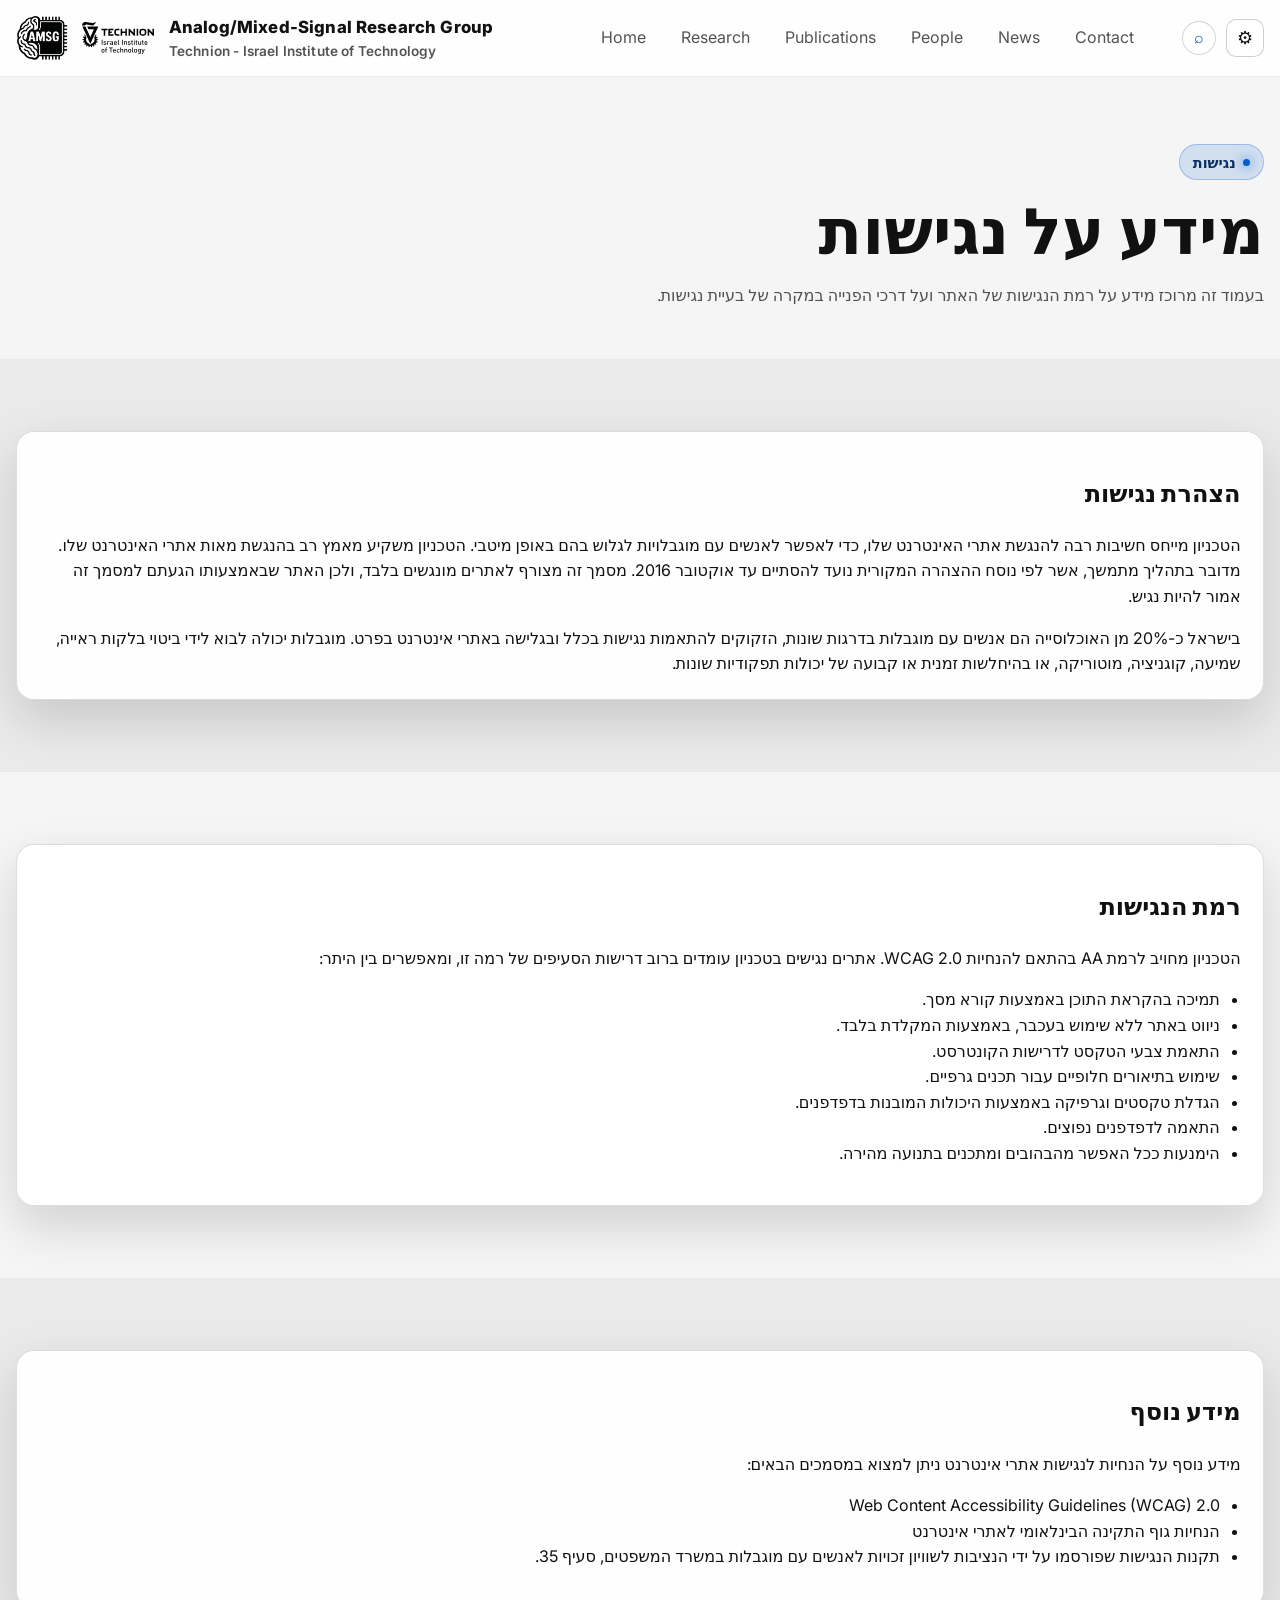
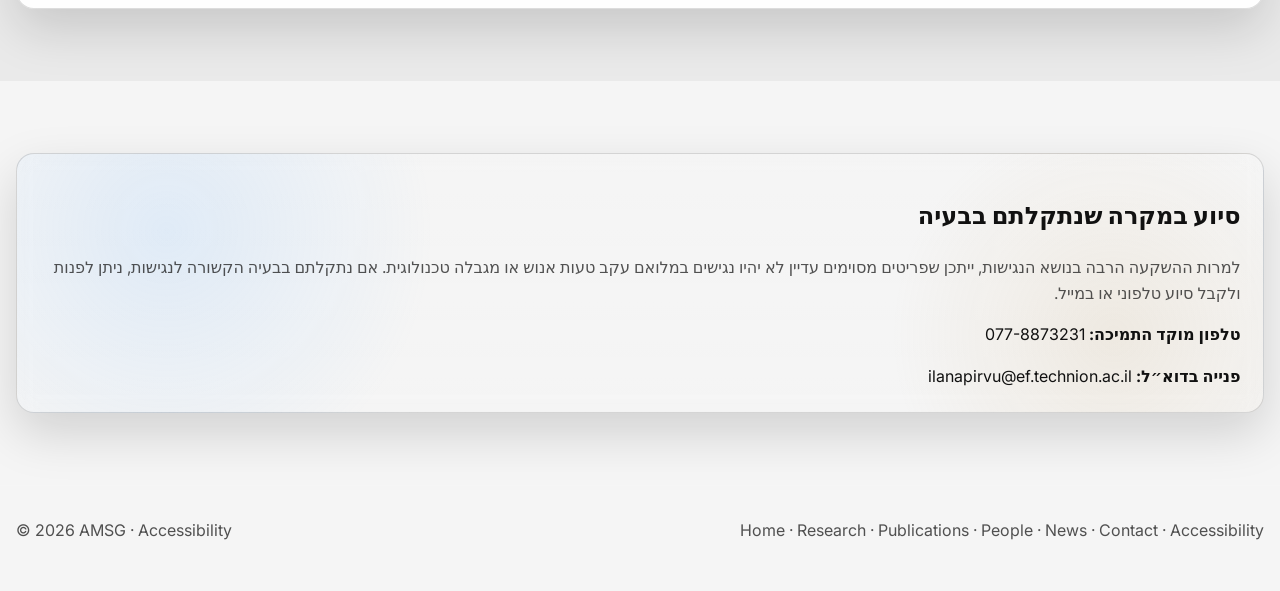
<file: accessibility-information.html>
<!DOCTYPE html>
<html lang="he">
<head>
  <script>document.documentElement.classList.add('js');</script>
  <meta charset="UTF-8" />
  <meta name="viewport" content="width=device-width, initial-scale=1.0" />
  <title>מידע על נגישות | AMSG</title>
  <link rel="preconnect" href="https://fonts.googleapis.com">
  <link rel="preconnect" href="https://fonts.gstatic.com" crossorigin>
  <link href="https://fonts.googleapis.com/css2?family=Inter:wght@400;500;600;700;800&display=swap" rel="stylesheet">
  <link rel="stylesheet" href="assets/css/styles.css" />
  <link rel="icon" href="assets/img/logo_asmg_2025.png" type="image/png" />
</head>
<body>
  <header class="site-header">
    <div class="container header-inner">
      <a class="brand" href="index.html"><img class="brand-logo" src="assets/img/logo_asmg_2025.png" alt="AMSG logo" /><img class="technion-logo" src="assets/img/logo_technion.svg" alt="Technion logo" /><div class="brand-text">Analog/Mixed-Signal Research Group <span>Technion - Israel Institute of Technology</span></div></a>
      <button class="nav-toggle" aria-label="Open menu">☰</button>
      <nav class="site-nav"><ul><li><a href="index.html">Home</a></li><li><a href="research.html">Research</a></li><li><a href="publications.html">Publications</a></li><li><a href="people.html">People</a></li><li><a href="news.html">News</a></li><li><a href="contact.html">Contact</a></li></ul></nav>
      <div class="header-tools" aria-label="Site tools">
        <div class="site-search-desktop">
          <button class="site-search-toggle" type="button" data-search-toggle aria-expanded="false" aria-label="Open search"><span aria-hidden="true">⌕</span></button>
          <form class="site-search site-search--desktop" data-site-search-form role="search" hidden>
            <label class="sr-only">Search site</label>
            <input class="site-search-input" name="q" type="search" placeholder="Search site" autocomplete="off" />
            <button class="site-search-btn" type="submit" aria-label="Search"><span aria-hidden="true">⌕</span></button>
          </form>
        </div>
        <form class="site-search site-search--mobile" data-site-search-form role="search" hidden>
          <label class="sr-only">Search site</label>
          <input class="site-search-input" name="q" type="search" placeholder="Search site" autocomplete="off" />
          <button class="site-search-btn" type="submit" aria-label="Search"><span aria-hidden="true">⌕</span></button>
        </form>
        <div class="a11y-settings" aria-label="Accessibility settings">
          <button id="a11y-settings-toggle" class="a11y-settings-btn" aria-expanded="false" aria-controls="a11y-settings-panel" aria-label="Open accessibility options">⚙</button>
          <div id="a11y-settings-panel" class="a11y-settings-panel" hidden>
            <div class="a11y-setting-group">
              <span class="a11y-setting-label">Font size</span>
              <button type="button" data-a11y-font="increase">A+</button>
              <button type="button" data-a11y-font="reset">A</button>
              <button type="button" data-a11y-font="decrease">A−</button>
            </div>
            <div class="a11y-setting-group">
              <span class="a11y-setting-label">Theme</span>
              <button id="a11y-theme-toggle" type="button" aria-pressed="false">Dark/Light</button>
            </div>
          </div>
        </div>
      </div>
    </div>
  </header>

  <main class="rtl-page">
    <section class="page-hero">
      <div class="container">
        <div class="eyebrow reveal is-visible">נגישות</div>
        <h1 class="section-title reveal is-visible" style="font-size:clamp(2.4rem,5vw,4rem);">מידע על נגישות</h1>
        <p class="reveal is-visible">בעמוד זה מרוכז מידע על רמת הנגישות של האתר ועל דרכי הפנייה במקרה של בעיית נגישות.</p>
      </div>
    </section>

    <section class="section compact">
      <div class="container">
        <article class="card reveal">
          <h2>הצהרת נגישות</h2>
          <p>הטכניון מייחס חשיבות רבה להנגשת אתרי האינטרנט שלו, כדי לאפשר לאנשים עם מוגבלויות לגלוש בהם באופן מיטבי. הטכניון משקיע מאמץ רב בהנגשת מאות אתרי האינטרנט שלו. מדובר בתהליך מתמשך, אשר לפי נוסח ההצהרה המקורית נועד להסתיים עד אוקטובר 2016. מסמך זה מצורף לאתרים מונגשים בלבד, ולכן האתר שבאמצעותו הגעתם למסמך זה אמור להיות נגיש.</p>
          <p>בישראל כ-20% מן האוכלוסייה הם אנשים עם מוגבלות בדרגות שונות, הזקוקים להתאמות נגישות בכלל ובגלישה באתרי אינטרנט בפרט. מוגבלות יכולה לבוא לידי ביטוי בלקות ראייה, שמיעה, קוגניציה, מוטוריקה, או בהיחלשות זמנית או קבועה של יכולות תפקודיות שונות.</p>
        </article>
      </div>
    </section>

    <section class="section compact">
      <div class="container">
        <article class="card reveal delay-1">
          <h2>רמת הנגישות</h2>
          <p>הטכניון מחויב לרמת AA בהתאם להנחיות WCAG 2.0. אתרים נגישים בטכניון עומדים ברוב דרישות הסעיפים של רמה זו, ומאפשרים בין היתר:</p>
          <ul>
            <li>תמיכה בהקראת התוכן באמצעות קורא מסך.</li>
            <li>ניווט באתר ללא שימוש בעכבר, באמצעות המקלדת בלבד.</li>
            <li>התאמת צבעי הטקסט לדרישות הקונטרסט.</li>
            <li>שימוש בתיאורים חלופיים עבור תכנים גרפיים.</li>
            <li>הגדלת טקסטים וגרפיקה באמצעות היכולות המובנות בדפדפנים.</li>
            <li>התאמה לדפדפנים נפוצים.</li>
            <li>הימנעות ככל האפשר מהבהובים ומתכנים בתנועה מהירה.</li>
          </ul>
        </article>
      </div>
    </section>

    <section class="section compact">
      <div class="container">
        <article class="card reveal delay-2">
          <h2>מידע נוסף</h2>
          <p>מידע נוסף על הנחיות לנגישות אתרי אינטרנט ניתן למצוא במסמכים הבאים:</p>
          <ul>
            <li><a href="https://www.w3.org/TR/WCAG20/" target="_blank" rel="noopener">Web Content Accessibility Guidelines (WCAG) 2.0</a></li>
            <li><a href="https://www.w3.org/WAI/standards-guidelines/wcag/" target="_blank" rel="noopener">הנחיות גוף התקינה הבינלאומי לאתרי אינטרנט</a></li>
            <li>תקנות הנגישות שפורסמו על ידי הנציבות לשוויון זכויות לאנשים עם מוגבלות במשרד המשפטים, סעיף 35.</li>
          </ul>
        </article>
      </div>
    </section>

    <section class="section">
      <div class="container">
        <article class="card cta reveal delay-3">
          <h2>סיוע במקרה שנתקלתם בבעיה</h2>
          <p class="section-lead" style="margin-bottom:1rem;">למרות ההשקעה הרבה בנושא הנגישות, ייתכן שפריטים מסוימים עדיין לא יהיו נגישים במלואם עקב טעות אנוש או מגבלה טכנולוגית. אם נתקלתם בבעיה הקשורה לנגישות, ניתן לפנות ולקבל סיוע טלפוני או במייל.</p>
          <p><strong>טלפון מוקד התמיכה:</strong> <a href="tel:0778873231">077-8873231</a></p>
          <p><strong>פנייה בדוא״ל:</strong> <a href="mailto:ilanapirvu@ef.technion.ac.il">ilanapirvu@ef.technion.ac.il</a></p>
        </article>
      </div>
    </section>
  </main>

  <footer class="footer"><div class="container footer-grid"><div>© <span id="year"></span> AMSG · Accessibility</div><div><a href="index.html">Home</a> · <a href="research.html">Research</a> · <a href="publications.html">Publications</a> · <a href="people.html">People</a> · <a href="news.html">News</a> · <a href="contact.html">Contact</a> · <a href="accessibility-information.html">Accessibility</a></div></div></footer>
  <script src="assets/js/main.js"></script>
</body>
</html>
</file>
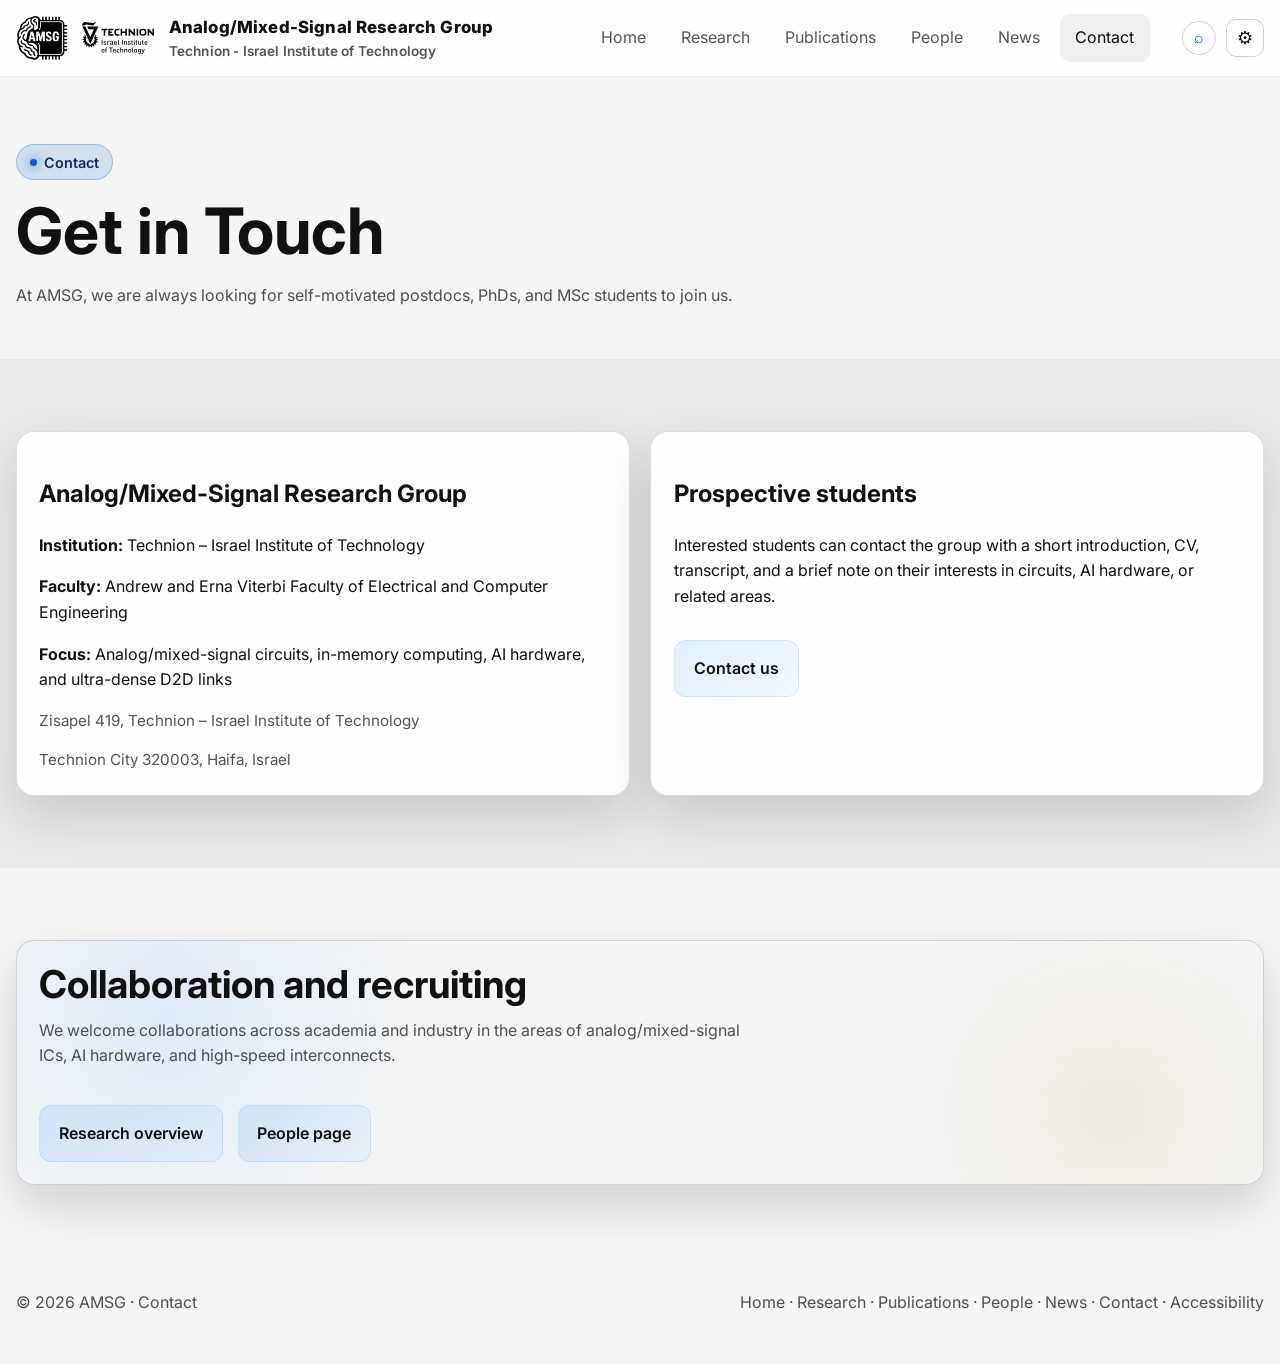
<file: contact.html>
<!DOCTYPE html>
<html lang="en">
<head>
  <script>document.documentElement.classList.add('js');</script>
  <meta charset="UTF-8" />
  <meta name="viewport" content="width=device-width, initial-scale=1.0" />
  <title>Contact | AMSG</title>
  <link rel="preconnect" href="https://fonts.googleapis.com">
  <link rel="preconnect" href="https://fonts.gstatic.com" crossorigin>
  <link href="https://fonts.googleapis.com/css2?family=Inter:wght@400;500;600;700;800&display=swap" rel="stylesheet">
  <link rel="stylesheet" href="assets/css/styles.css" />
  <link rel="icon" href="assets/img/logo_asmg_2025.png" type="image/png" />
</head>
<body>
  <header class="site-header">
    <div class="container header-inner">
      <a class="brand" href="index.html"><img class="brand-logo" src="assets/img/logo_asmg_2025.png" alt="AMSG logo" /><img class="technion-logo" src="assets/img/logo_technion.svg" alt="Technion logo" /><div class="brand-text">Analog/Mixed-Signal Research Group <span>Technion - Israel Institute of Technology</span></div></a>
      <button class="nav-toggle" aria-label="Open menu">☰</button>
      <nav class="site-nav"><ul><li><a href="index.html">Home</a></li><li><a href="research.html">Research</a></li><li><a href="publications.html">Publications</a></li><li><a href="people.html">People</a></li><li><a href="news.html">News</a></li><li><a class="active" href="contact.html">Contact</a></li></ul></nav>
      <div class="header-tools" aria-label="Site tools">
        <div class="site-search-desktop">
          <button class="site-search-toggle" type="button" data-search-toggle aria-expanded="false" aria-label="Open search"><span aria-hidden="true">⌕</span></button>
          <form class="site-search site-search--desktop" data-site-search-form role="search" hidden>
            <label class="sr-only">Search site</label>
            <input class="site-search-input" name="q" type="search" placeholder="Search site" autocomplete="off" />
            <button class="site-search-btn" type="submit" aria-label="Search"><span aria-hidden="true">⌕</span></button>
          </form>
        </div>
        <form class="site-search site-search--mobile" data-site-search-form role="search" hidden>
          <label class="sr-only">Search site</label>
          <input class="site-search-input" name="q" type="search" placeholder="Search site" autocomplete="off" />
          <button class="site-search-btn" type="submit" aria-label="Search"><span aria-hidden="true">⌕</span></button>
        </form>
        <div class="a11y-settings" aria-label="Accessibility settings">
          <button id="a11y-settings-toggle" class="a11y-settings-btn" aria-expanded="false" aria-controls="a11y-settings-panel" aria-label="Open accessibility options">⚙</button>
          <div id="a11y-settings-panel" class="a11y-settings-panel" hidden>
            <div class="a11y-setting-group">
              <span class="a11y-setting-label">Font size</span>
              <button type="button" data-a11y-font="increase">A+</button>
              <button type="button" data-a11y-font="reset">A</button>
              <button type="button" data-a11y-font="decrease">A−</button>
            </div>
            <div class="a11y-setting-group">
              <span class="a11y-setting-label">Theme</span>
              <button id="a11y-theme-toggle" type="button" aria-pressed="false">Dark/Light</button>
            </div>
          </div>
        </div>
      </div>
    </div>
  </header>

  <main>
    <section class="page-hero">
      <div class="container">
        <div class="eyebrow reveal is-visible">Contact</div>
        <h1 class="section-title reveal is-visible" style="font-size:clamp(2.4rem,5vw,4rem);">Get in Touch</h1>
        <p class="reveal is-visible">At AMSG, we are always looking for self-motivated postdocs, PhDs, and MSc students to join us.</p>
      </div>
    </section>

    <section class="section compact">
      <div class="container grid grid-2">
        <article class="card reveal">
          <h2>Analog/Mixed-Signal Research Group</h2>
          <p><strong>Institution:</strong> Technion – Israel Institute of Technology</p>
          <p><strong>Faculty:</strong> Andrew and Erna Viterbi Faculty of Electrical and Computer Engineering</p>
          <p><strong>Focus:</strong> Analog/mixed-signal circuits, in-memory computing, AI hardware, and ultra-dense D2D links</p>
          <p class="meta">Zisapel 419, Technion – Israel Institute of Technology</p>
          <p class="meta">Technion City 320003, Haifa, Israel</p>

        </article>
        <article class="card reveal delay-1">
          <h2>Prospective students</h2>
          <p>Interested students can contact the group with a short introduction, CV, transcript, and a brief note on their interests in circuits, AI hardware, or related areas.</p>
          <!-- <div class="notice">Interested students can contact the group with a short introduction, CV, transcript, and a brief note on their interests in circuits, AI hardware, or related areas.</div> --> 
          <a class="btn btn-primary" href="mailto:nico@technion.ac.il" style="margin-top:0.9rem;">Contact us</a>
        </article>
      </div>
    </section>

    <section class="section">
      <div class="container card cta reveal">
        <h2 class="section-title">Collaboration and recruiting</h2>
        <p class="section-lead">We welcome collaborations across academia and industry in the areas of analog/mixed-signal ICs, AI hardware, and high-speed interconnects.</p>
        <div style="display:flex; gap:0.9rem; flex-wrap:wrap;">
          <a class="btn btn-primary" href="research.html">Research overview</a>
          <a class="btn btn-secondary" href="people.html">People page</a>
        </div>
      </div>
    </section>
  </main>

  <footer class="footer"><div class="container footer-grid"><div>© <span id="year"></span> AMSG · Contact</div><div><a href="index.html">Home</a> · <a href="research.html">Research</a> · <a href="publications.html">Publications</a> · <a href="people.html">People</a> · <a href="news.html">News</a> · <a href="contact.html">Contact</a> · <a href="accessibility-information.html">Accessibility</a></div></div></footer>
  <script src="assets/js/main.js"></script>
</body>
</html>
</file>
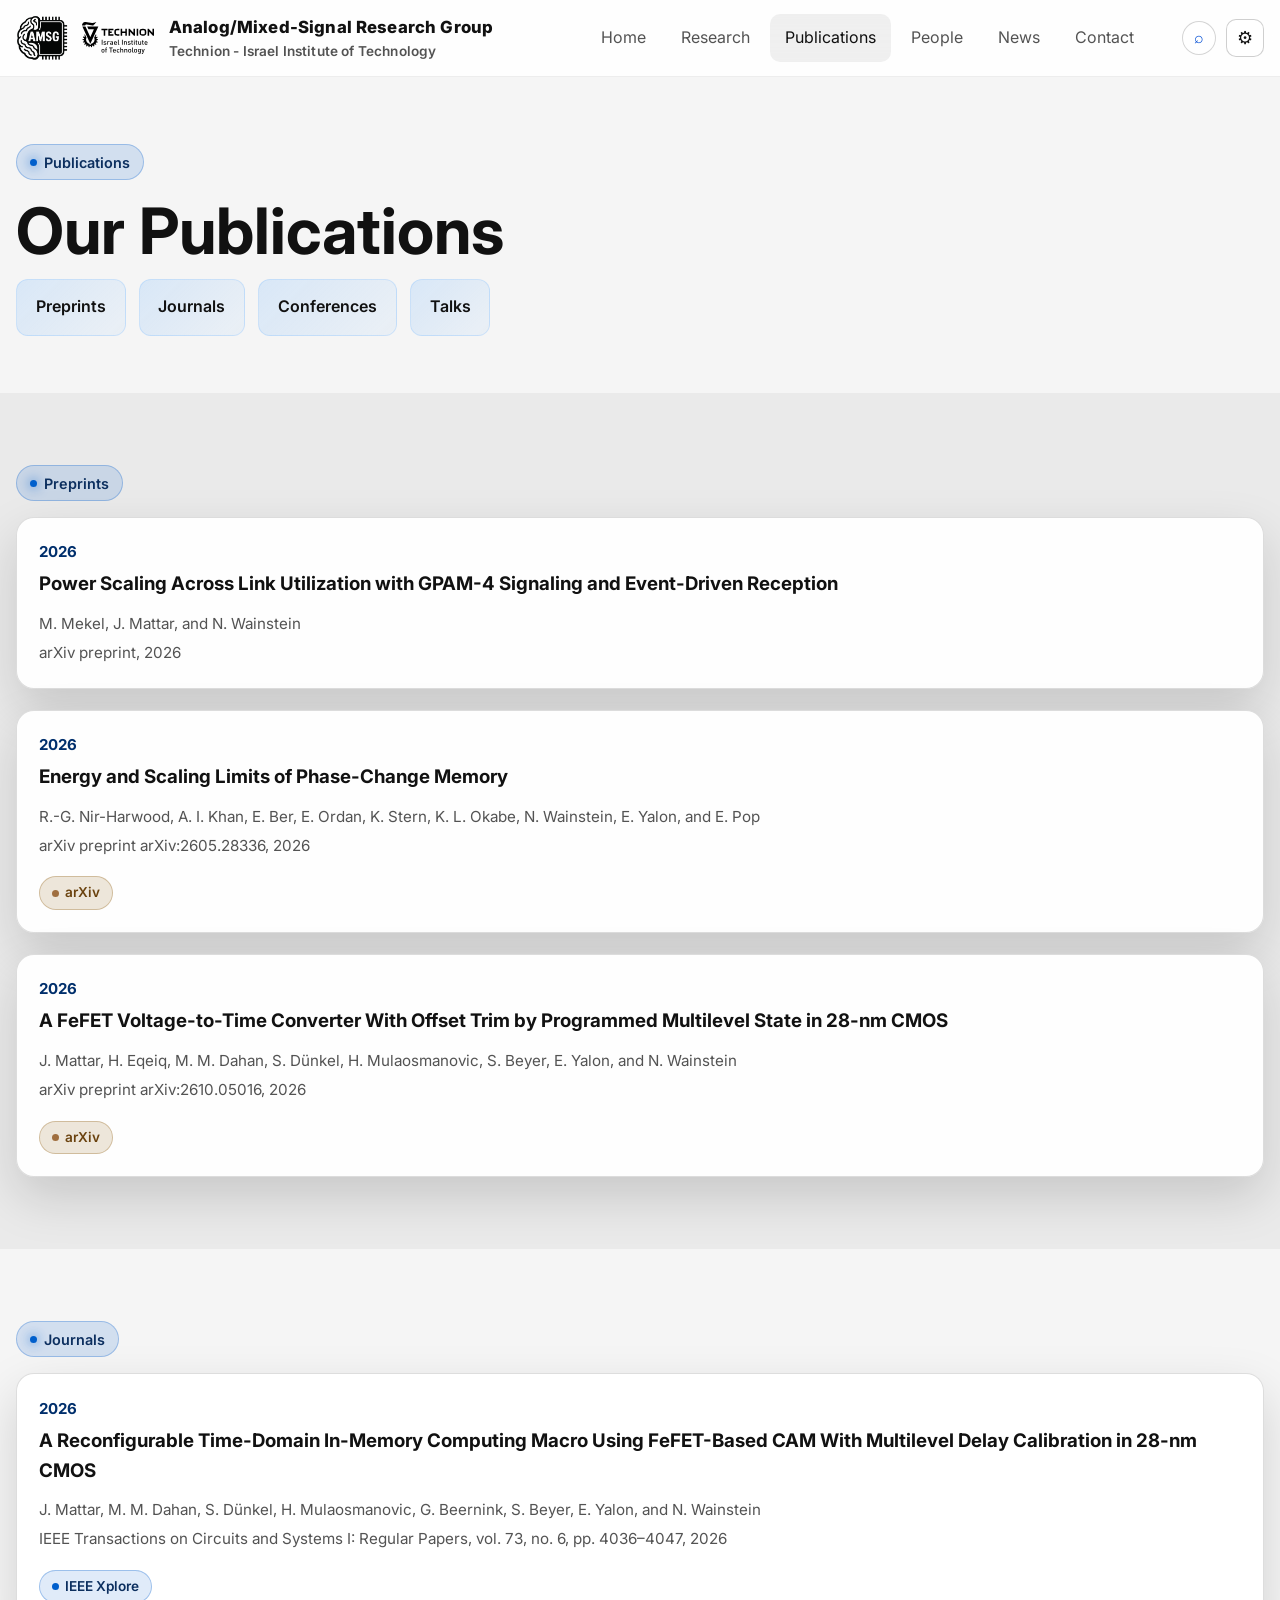
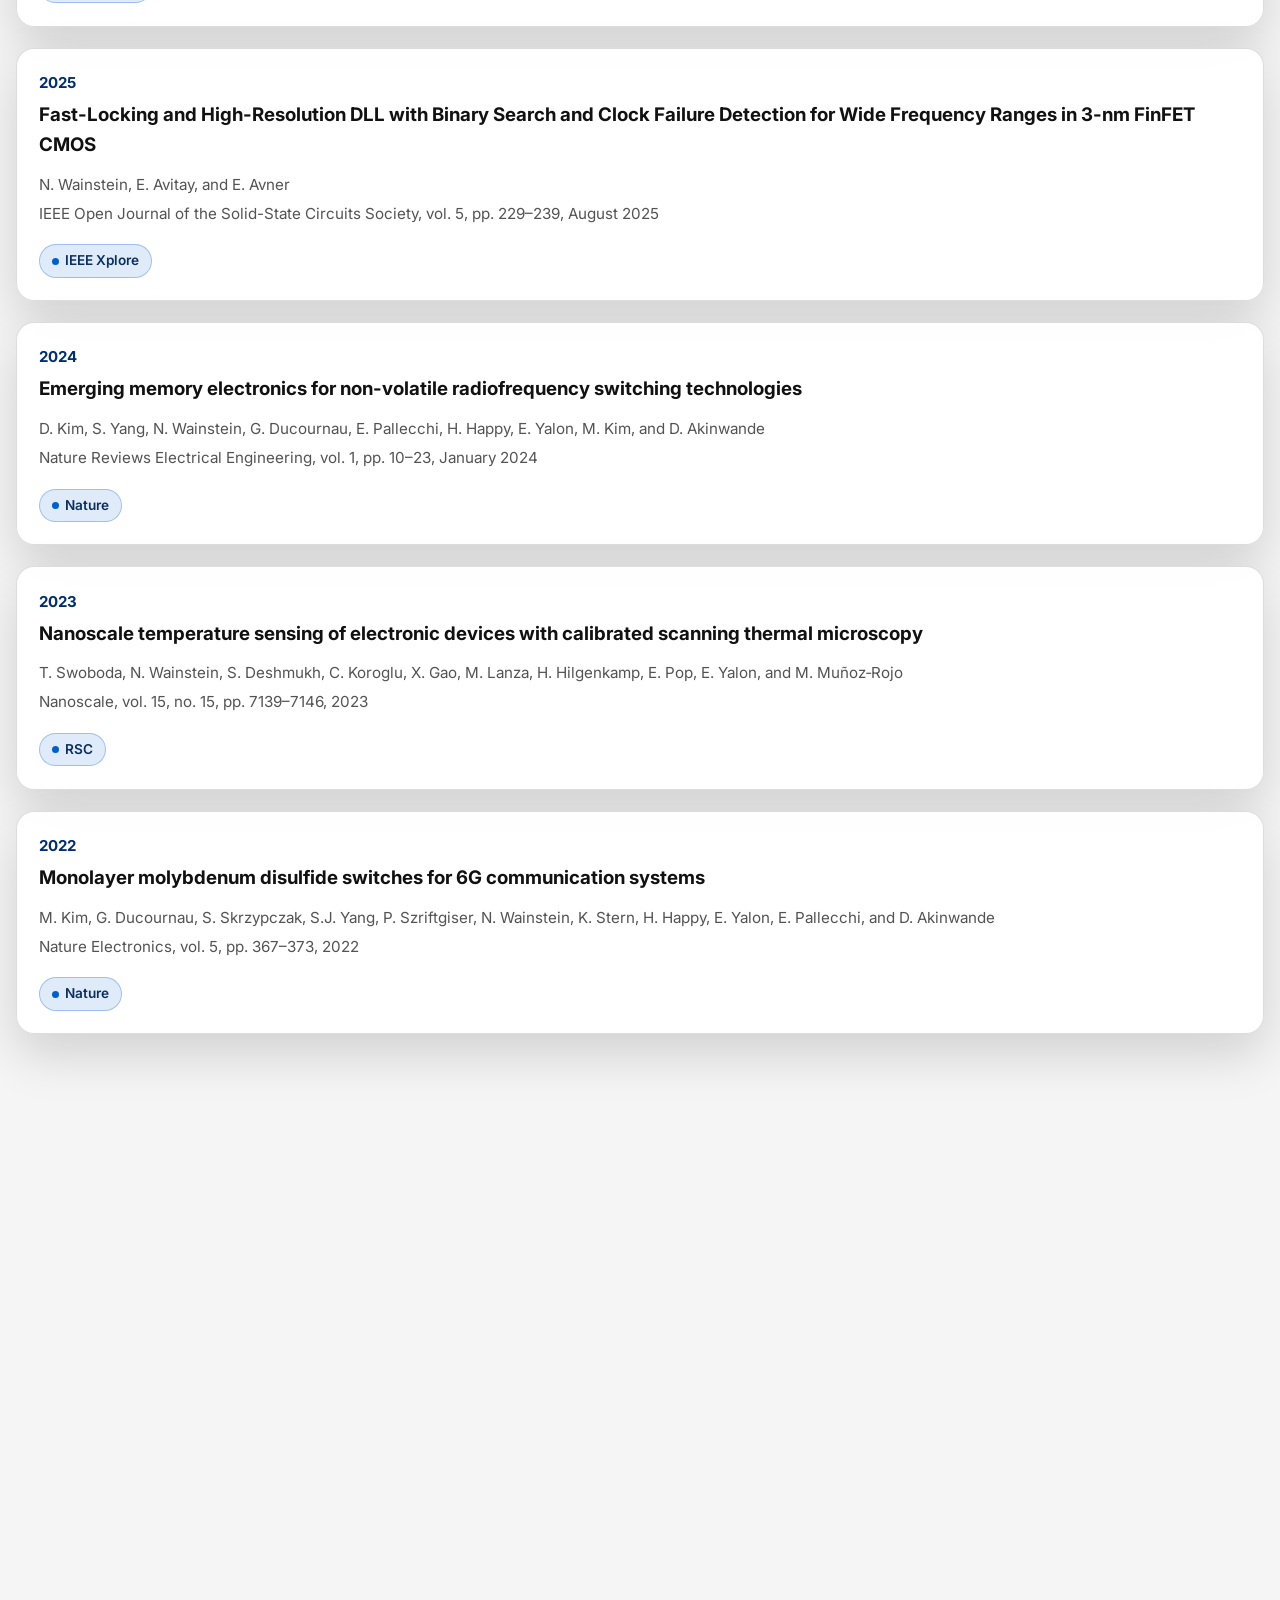
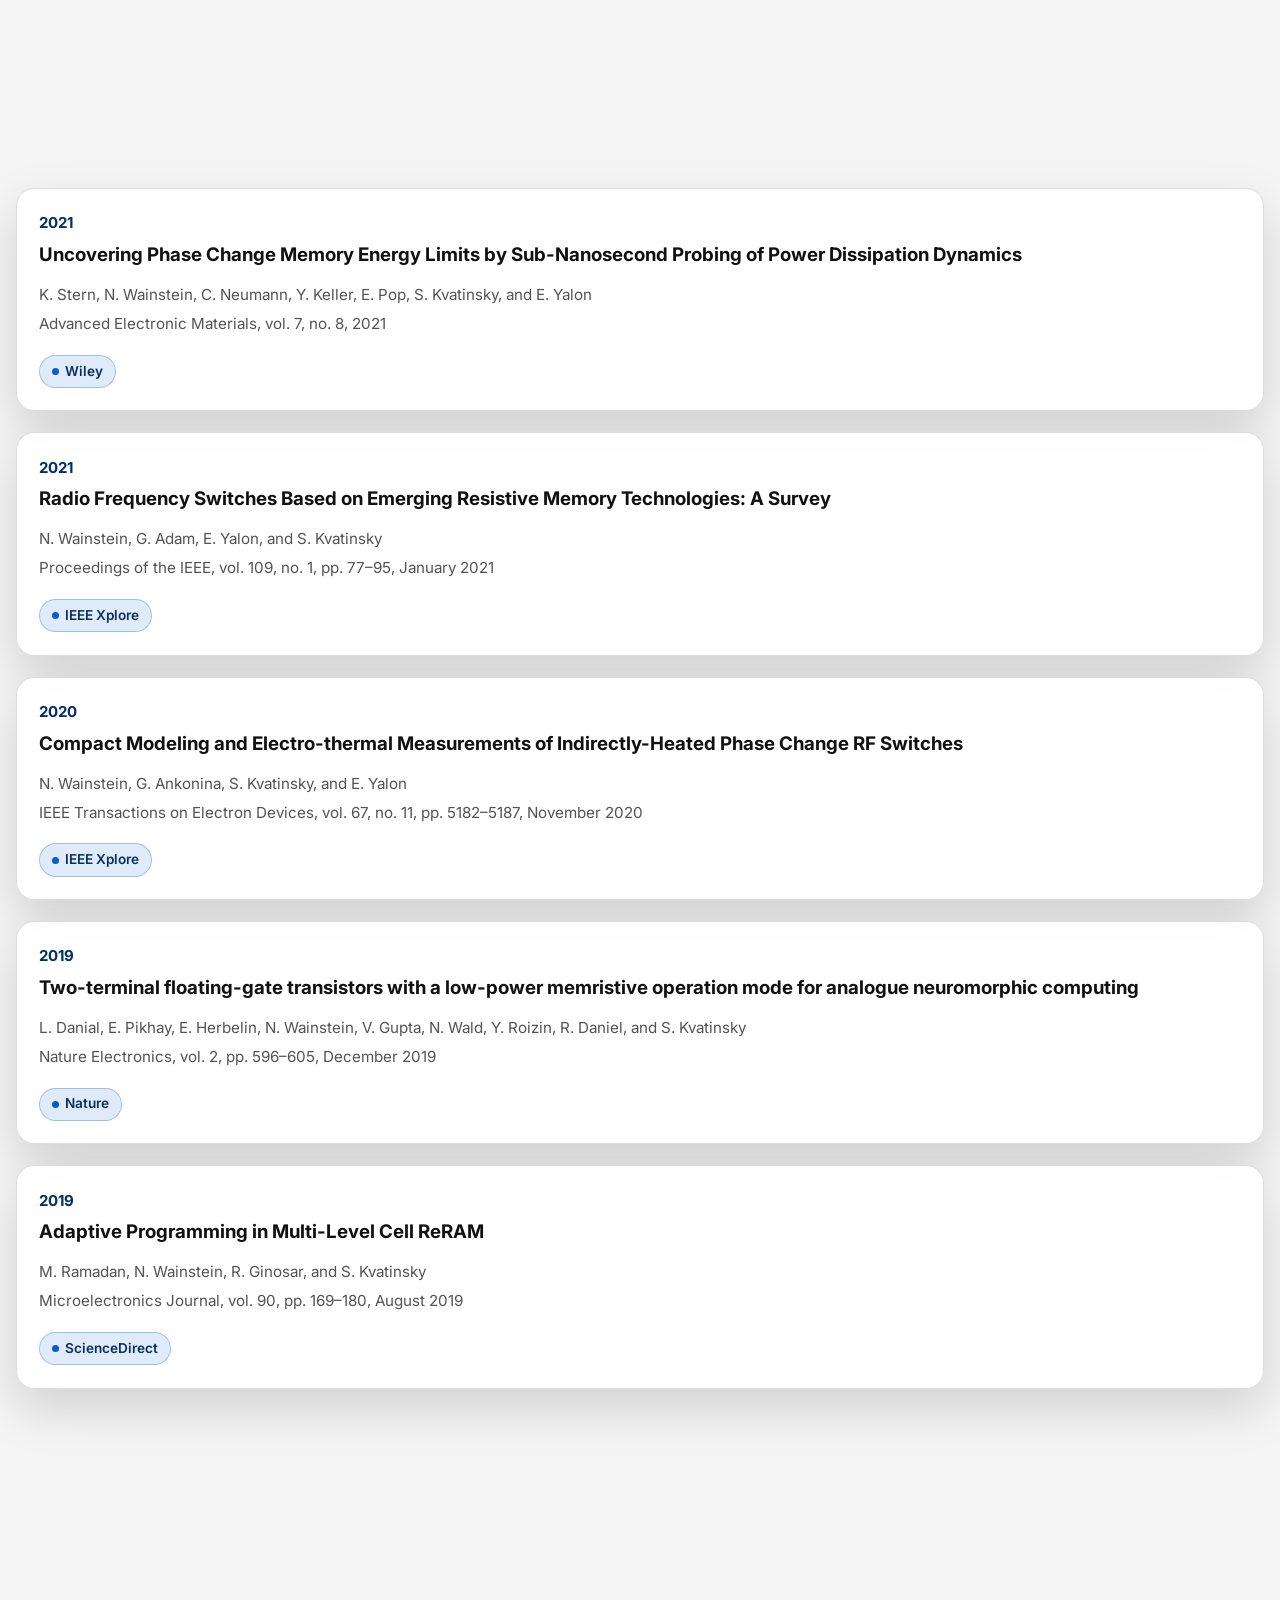
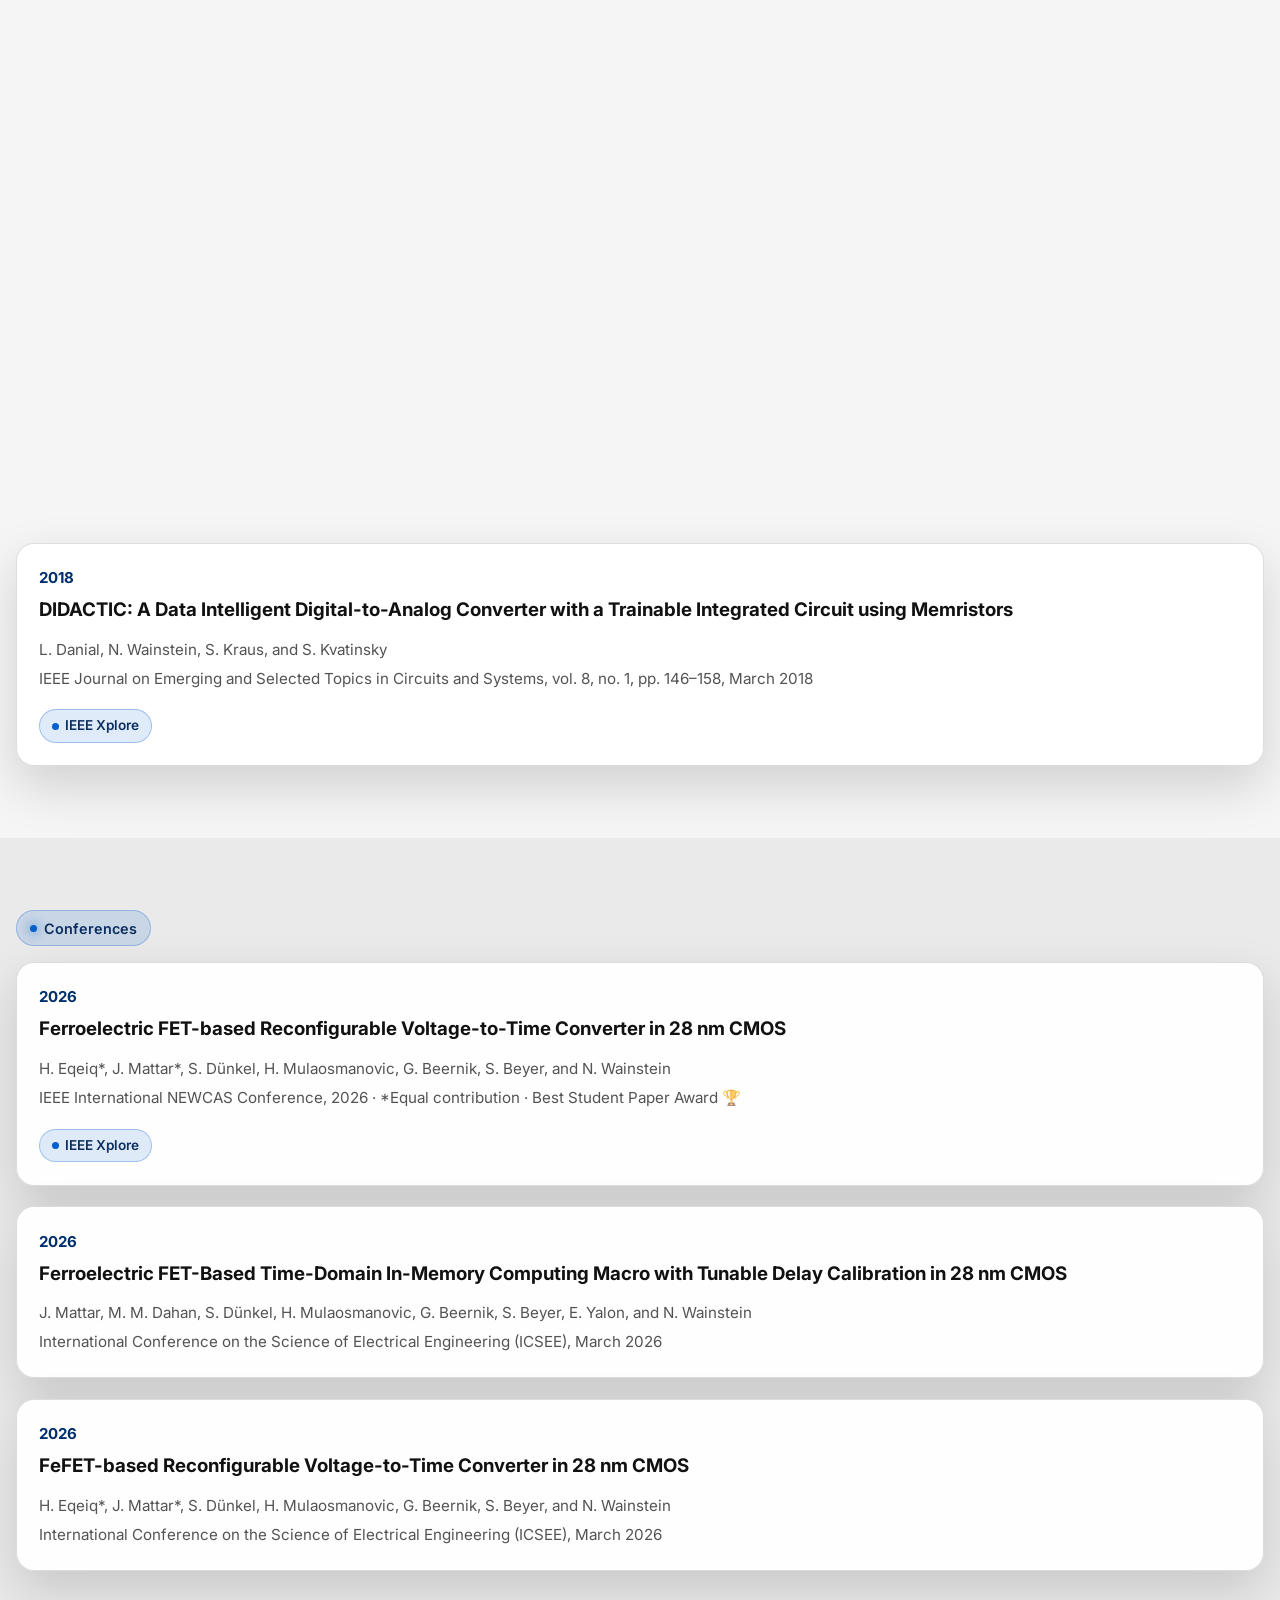
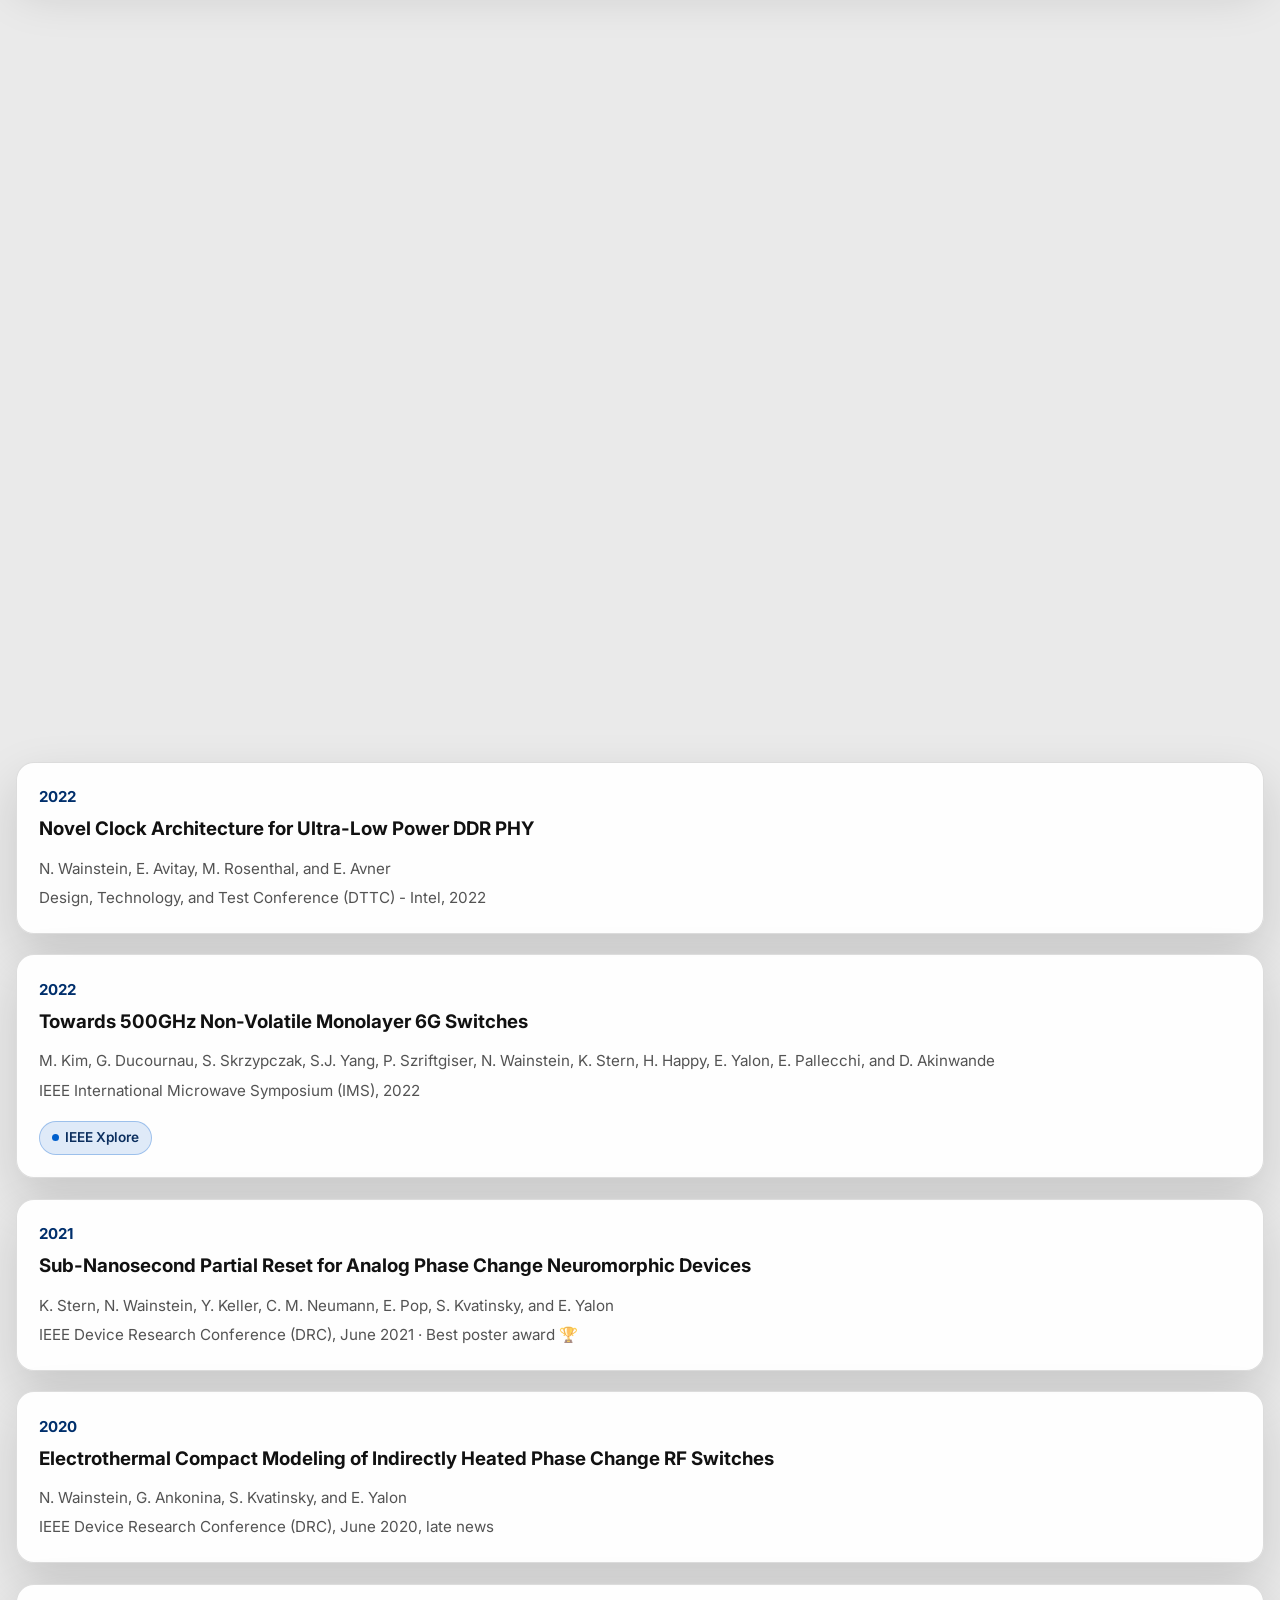
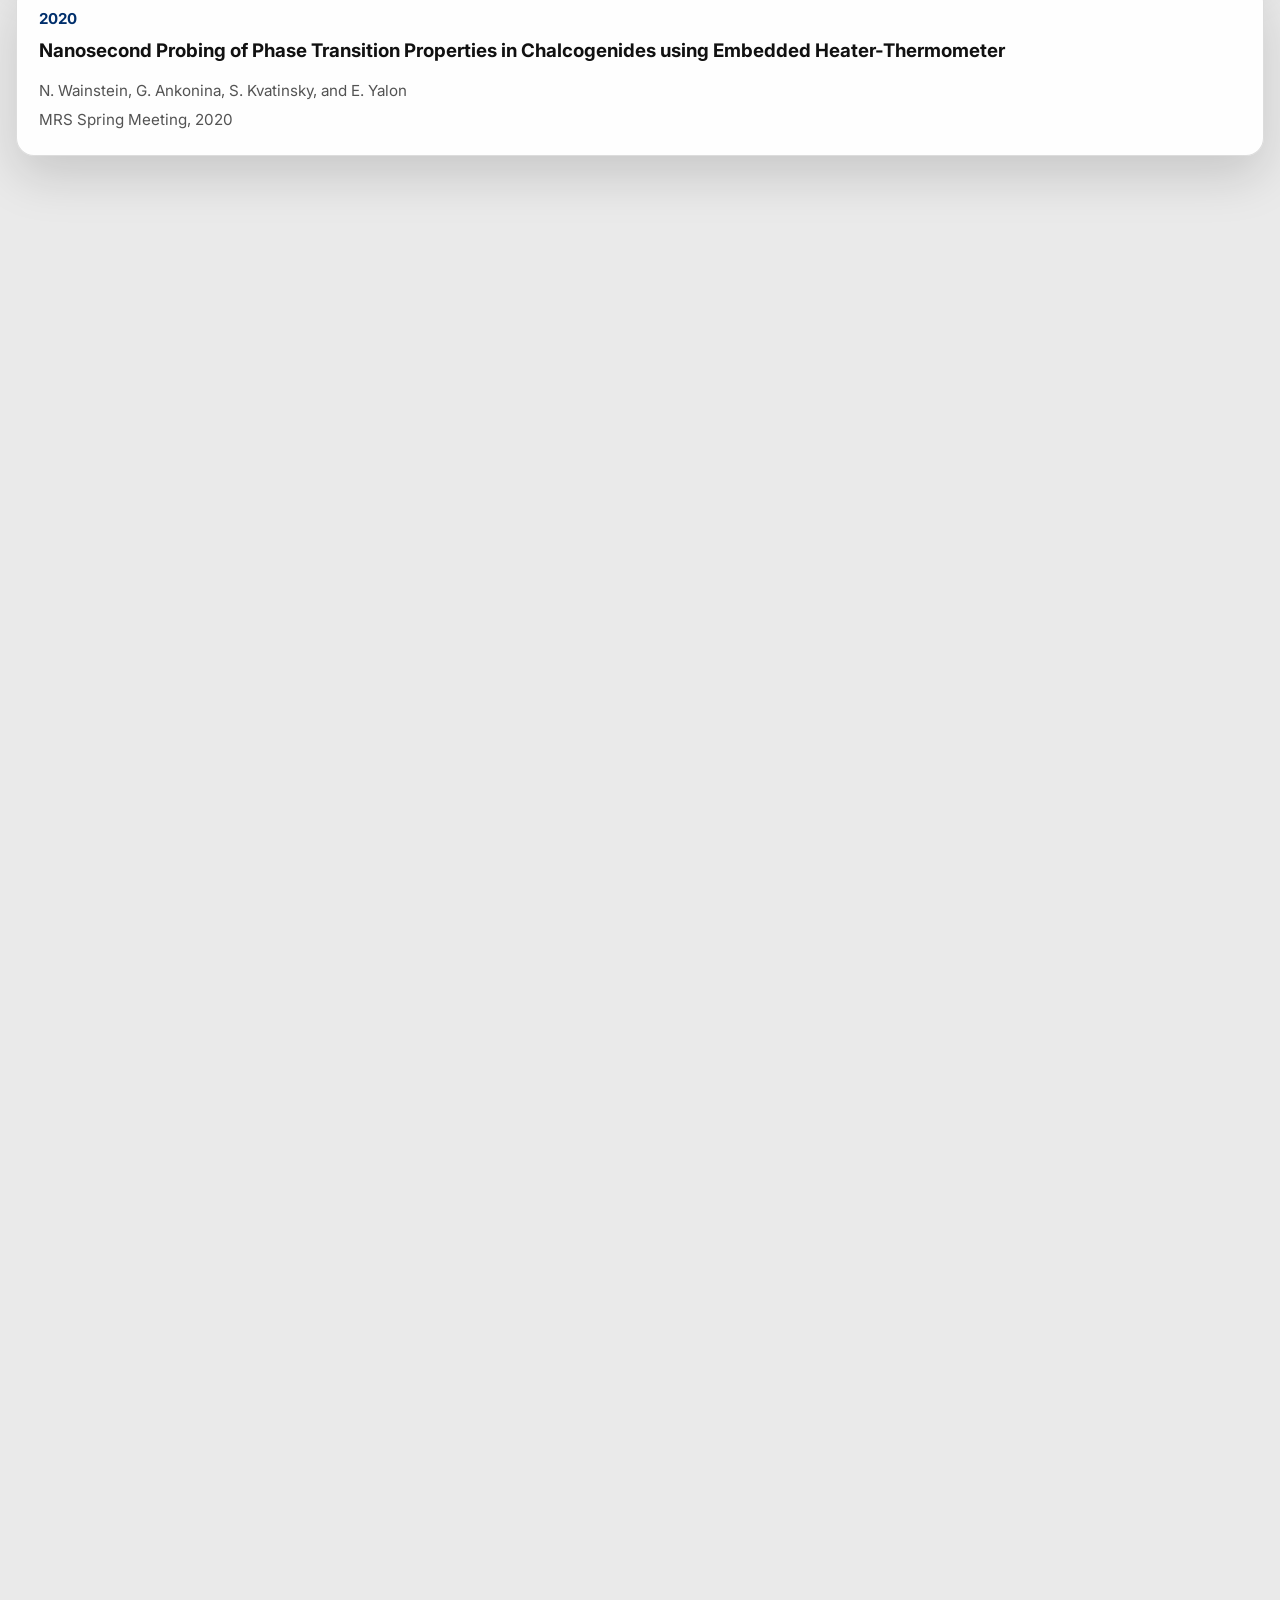
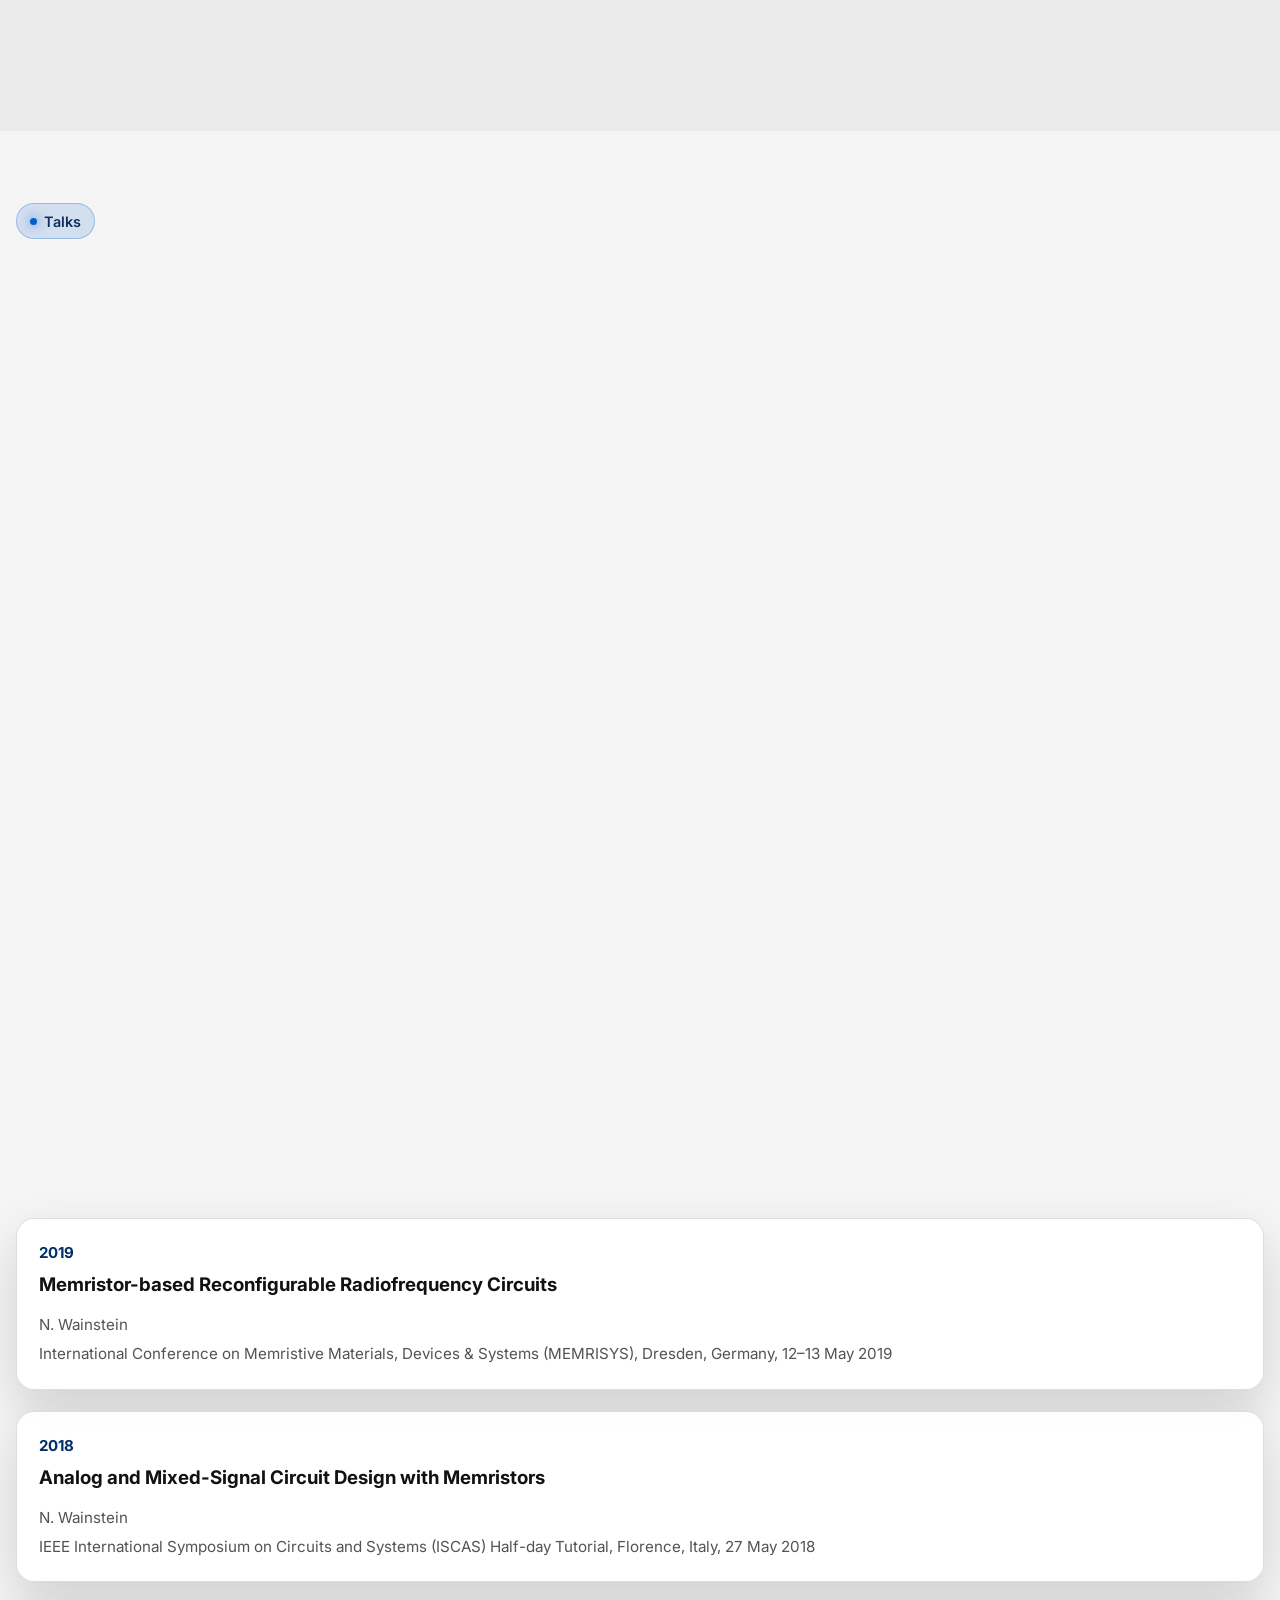
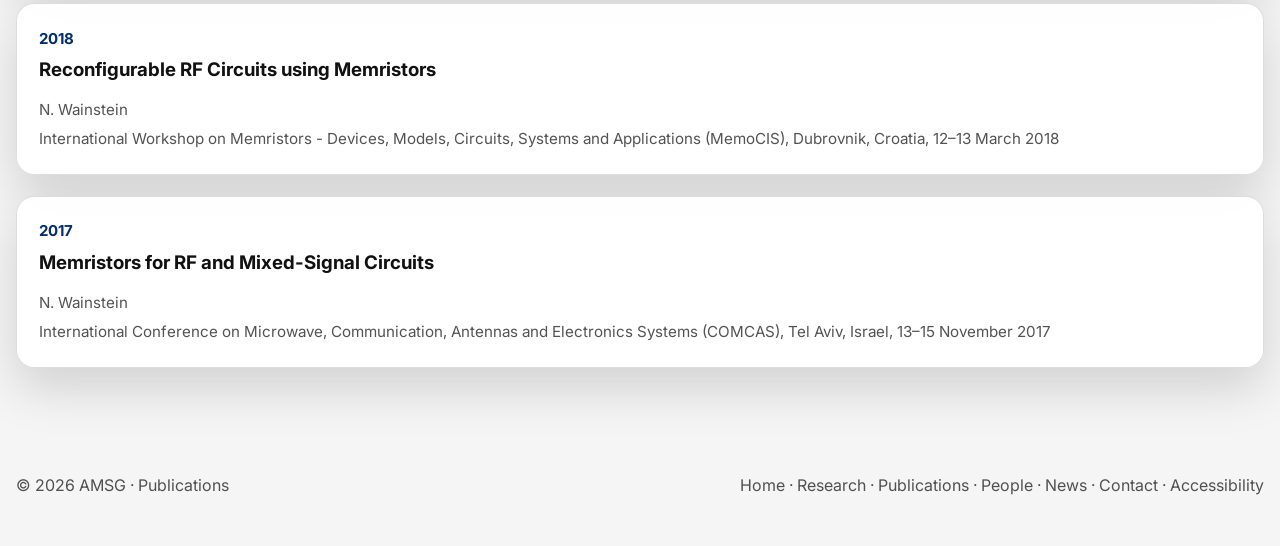
<file: publications.html>
<!DOCTYPE html>
<html lang="en">
<head>
  <script>document.documentElement.classList.add('js');</script>
  <meta charset="UTF-8" />
  <meta name="viewport" content="width=device-width, initial-scale=1.0" />
  <title>Publications | AMSG</title>
  <link rel="preconnect" href="https://fonts.googleapis.com">
  <link rel="preconnect" href="https://fonts.gstatic.com" crossorigin>
  <link href="https://fonts.googleapis.com/css2?family=Inter:wght@400;500;600;700;800&display=swap" rel="stylesheet">
  <link rel="stylesheet" href="assets/css/styles.css" />
  <link rel="icon" href="assets/img/logo_asmg_2025.png" type="image/png" />
</head>
<body>
  <header class="site-header">
    <div class="container header-inner">
      <a class="brand" href="index.html"><img class="brand-logo" src="assets/img/logo_asmg_2025.png" alt="AMSG logo" /><img class="technion-logo" src="assets/img/logo_technion.svg" alt="Technion logo" /><div class="brand-text">Analog/Mixed-Signal Research Group <span>Technion - Israel Institute of Technology</span></div></a>
      <button class="nav-toggle" aria-label="Open menu">☰</button>
      <nav class="site-nav"><ul><li><a href="index.html">Home</a></li><li><a href="research.html">Research</a></li><li><a class="active" href="publications.html">Publications</a></li><li><a href="people.html">People</a></li><li><a href="news.html">News</a></li><li><a href="contact.html">Contact</a></li></ul></nav>
      <div class="header-tools" aria-label="Site tools">
        <div class="site-search-desktop">
          <button class="site-search-toggle" type="button" data-search-toggle aria-expanded="false" aria-label="Open search"><span aria-hidden="true">⌕</span></button>
          <form class="site-search site-search--desktop" data-site-search-form role="search" hidden>
            <label class="sr-only">Search site</label>
            <input class="site-search-input" name="q" type="search" placeholder="Search site" autocomplete="off" />
            <button class="site-search-btn" type="submit" aria-label="Search"><span aria-hidden="true">⌕</span></button>
          </form>
        </div>
        <form class="site-search site-search--mobile" data-site-search-form role="search" hidden>
          <label class="sr-only">Search site</label>
          <input class="site-search-input" name="q" type="search" placeholder="Search site" autocomplete="off" />
          <button class="site-search-btn" type="submit" aria-label="Search"><span aria-hidden="true">⌕</span></button>
        </form>
        <div class="a11y-settings" aria-label="Accessibility settings">
          <button id="a11y-settings-toggle" class="a11y-settings-btn" aria-expanded="false" aria-controls="a11y-settings-panel" aria-label="Open accessibility options">⚙</button>
          <div id="a11y-settings-panel" class="a11y-settings-panel" hidden>
            <div class="a11y-setting-group">
              <span class="a11y-setting-label">Font size</span>
              <button type="button" data-a11y-font="increase">A+</button>
              <button type="button" data-a11y-font="reset">A</button>
              <button type="button" data-a11y-font="decrease">A−</button>
            </div>
            <div class="a11y-setting-group">
              <span class="a11y-setting-label">Theme</span>
              <button id="a11y-theme-toggle" type="button" aria-pressed="false">Dark/Light</button>
            </div>
          </div>
        </div>
      </div>
    </div>
  </header>

  <main>
    <section class="page-hero">
      <div class="container">
        <div class="eyebrow reveal is-visible">Publications</div>
        <h1 class="section-title reveal is-visible" style="font-size:clamp(2.4rem,5vw,4rem);">Our Publications</h1>
       <div class="publication-nav reveal is-visible">
          <a class="btn btn-secondary" href="#preprints">Preprints</a>
          <a class="btn btn-secondary" href="#journals">Journals</a>
          <a class="btn btn-secondary" href="#conferences">Conferences</a>
          <a class="btn btn-secondary" href="#talks">Talks</a>
        </div>
      </div>
    </section>

    <section id="preprints" class="section compact">
      <div class="container">
        <div class="eyebrow reveal is-visible">Preprints</div>
        <div class="grid">
          <article class="card pub-item reveal">
            <div class="year">2026</div>
            <h3>Power Scaling Across Link Utilization with GPAM-4 Signaling and Event-Driven Reception</h3>
            <div class="authors">M. Mekel, J. Mattar, and N. Wainstein</div>
            <div class="venue">arXiv preprint, 2026</div>
          </article>
          <article class="card pub-item reveal delay-1">
            <div class="year">2026</div>
            <h3>Energy and Scaling Limits of Phase-Change Memory</h3>
            <div class="authors">R.-G. Nir-Harwood, A. I. Khan, E. Ber, E. Ordan, K. Stern, K. L. Okabe, N. Wainstein, E. Yalon, and E. Pop</div>
            <div class="venue">arXiv preprint arXiv:2605.28336, 2026</div>
            <div class="pub-links">
              <a class="pub-link pub-link--arxiv" href="https://arxiv.org/abs/2605.28336" target="_blank" rel="noopener">arXiv</a>
            </div>
          </article>
          <article class="card pub-item reveal delay-2">
            <div class="year">2026</div>
            <h3>A FeFET Voltage-to-Time Converter With Offset Trim by Programmed Multilevel State in 28-nm CMOS</h3>
            <div class="authors">J. Mattar, H. Eqeiq, M. M. Dahan, S. Dünkel, H. Mulaosmanovic, S. Beyer, E. Yalon, and N. Wainstein</div>
            <div class="venue">arXiv preprint arXiv:2610.05016, 2026</div>
            <div class="pub-links">
              <a class="pub-link pub-link--arxiv" href="https://doi.org/10.48550/arXiv.2610.05016" target="_blank" rel="noopener">arXiv</a>
            </div>
          </article>
        </div>
      </div>
    </section>

    <section id="journals" class="section compact">
      <div class="container">
        <div class="eyebrow reveal is-visible">Journals</div>
        <div class="grid">
          <article class="card pub-item reveal">
            <div class="year">2026</div>
            <h3>A Reconfigurable Time-Domain In-Memory Computing Macro Using FeFET-Based CAM With Multilevel Delay Calibration in 28-nm CMOS</h3>
            <div class="authors">J. Mattar, M. M. Dahan, S. Dünkel, H. Mulaosmanovic, G. Beernink, S. Beyer, E. Yalon, and N. Wainstein</div>
            <div class="venue">IEEE Transactions on Circuits and Systems I: Regular Papers, vol. 73, no. 6, pp. 4036–4047, 2026</div>
            <div class="pub-links">
              <a class="pub-link" href="https://doi.org/10.1109/TCSI.2026.3664755" target="_blank" rel="noopener">IEEE Xplore</a>
            </div>
          </article>
          <article class="card pub-item reveal delay-1">
            <div class="year">2025</div>
            <h3>Fast-Locking and High-Resolution DLL with Binary Search and Clock Failure Detection for Wide Frequency Ranges in 3-nm FinFET CMOS</h3>
            <div class="authors">N. Wainstein, E. Avitay, and E. Avner</div>
            <div class="venue">IEEE Open Journal of the Solid-State Circuits Society, vol. 5, pp. 229–239, August 2025</div>
            <div class="pub-links">
              <a class="pub-link" href="https://doi.org/10.1109/OJSSCS.2025.3597909" target="_blank" rel="noopener">IEEE Xplore</a>
            </div>
          </article>
          <article class="card pub-item reveal delay-2">
            <div class="year">2024</div>
            <h3>Emerging memory electronics for non-volatile radiofrequency switching technologies</h3>
            <div class="authors">D. Kim, S. Yang, N. Wainstein, G. Ducournau, E. Pallecchi, H. Happy, E. Yalon, M. Kim, and D. Akinwande</div>
            <div class="venue">Nature Reviews Electrical Engineering, vol. 1, pp. 10–23, January 2024</div>
            <div class="pub-links">
              <a class="pub-link" href="https://doi.org/10.1038/s44287-023-00001-w" target="_blank" rel="noopener">Nature</a>
            </div>
          </article>
          <article class="card pub-item reveal delay-3">
            <div class="year">2023</div>
            <h3>Nanoscale temperature sensing of electronic devices with calibrated scanning thermal microscopy</h3>
            <div class="authors">T. Swoboda, N. Wainstein, S. Deshmukh, C. Koroglu, X. Gao, M. Lanza, H. Hilgenkamp, E. Pop, E. Yalon, and M. Muñoz‑Rojo</div>
            <div class="venue">Nanoscale, vol. 15, no. 15, pp. 7139–7146, 2023</div>
            <div class="pub-links">
              <a class="pub-link" href="https://doi.org/10.1039/d3nr00343d" target="_blank" rel="noopener">RSC</a>
            </div>
          </article>
          <article class="card pub-item reveal delay-4">
            <div class="year">2022</div>
            <h3>Monolayer molybdenum disulfide switches for 6G communication systems</h3>
            <div class="authors">M. Kim, G. Ducournau, S. Skrzypczak, S.J. Yang, P. Szriftgiser, N. Wainstein, K. Stern, H. Happy, E. Yalon, E. Pallecchi, and D. Akinwande</div>
            <div class="venue">Nature Electronics, vol. 5, pp. 367–373, 2022</div>
            <div class="pub-links">
              <a class="pub-link" href="https://doi.org/10.1038/s41928-022-00766-2" target="_blank" rel="noopener">Nature</a>
            </div>
          </article>
          <article class="card pub-item reveal delay-5">
            <div class="year">2022</div>
            <h3>Stateful Logic using Phase Change Memory</h3>
            <div class="authors">B. Hoffer, N. Wainstein, C. Neumann, E. Pop, E. Yalon, and S. Kvatinsky</div>
            <div class="venue">IEEE Journal on Exploratory Solid-State Computational Devices and Circuits, vol. 8, no. 2, pp. 77–83, December 2022</div>
            <div class="pub-links">
              <a class="pub-link" href="https://doi.org/10.1109/JXCDC.2022.3219731" target="_blank" rel="noopener">IEEE Xplore</a>
            </div>
          </article>
          <article class="card pub-item reveal delay-6">
            <div class="year">2021</div>
            <h3>Sub-Nanosecond Pulses Enable Partial Reset for Analog Phase Change Memory</h3>
            <div class="authors">K. Stern, N. Wainstein, Y. Keller, C. Neumann, E. Pop, S. Kvatinsky, and E. Yalon</div>
            <div class="venue">IEEE Electron Device Letters, vol. 42, no. 9, pp. 1291–1294, September 2021</div>
            <div class="pub-links">
              <a class="pub-link" href="https://doi.org/10.1109/LED.2021.3094765" target="_blank" rel="noopener">IEEE Xplore</a>
            </div>
          </article>
          <article class="card pub-item reveal delay-7">
            <div class="year">2021</div>
            <h3>Indirectly Heated Switch as a Platform for Nanosecond Probing of Phase Transition Properties in Chalcogenides</h3>
            <div class="authors">N. Wainstein, G. Ankonina, T.P.E. Swoboda, M. Muñoz‑Rojo, S. Kvatinsky, and E. Yalon</div>
            <div class="venue">IEEE Transactions on Electron Devices, vol. 68, no. 3, pp. 1298–1303, 2021</div>
            <div class="pub-links">
              <a class="pub-link" href="https://doi.org/10.1109/TED.2020.3048100" target="_blank" rel="noopener">IEEE Xplore</a>
            </div>
          </article>
          <article class="card pub-item reveal delay-8">
            <div class="year">2021</div>
            <h3>Uncovering Phase Change Memory Energy Limits by Sub-Nanosecond Probing of Power Dissipation Dynamics</h3>
            <div class="authors">K. Stern, N. Wainstein, C. Neumann, Y. Keller, E. Pop, S. Kvatinsky, and E. Yalon</div>
            <div class="venue">Advanced Electronic Materials, vol. 7, no. 8, 2021</div>
            <div class="pub-links">
              <a class="pub-link" href="https://doi.org/10.1002/aelm.202100217" target="_blank" rel="noopener">Wiley</a>
            </div>
          </article>
          <article class="card pub-item reveal delay-9">
            <div class="year">2021</div>
            <h3>Radio Frequency Switches Based on Emerging Resistive Memory Technologies: A Survey</h3>
            <div class="authors">N. Wainstein, G. Adam, E. Yalon, and S. Kvatinsky</div>
            <div class="venue">Proceedings of the IEEE, vol. 109, no. 1, pp. 77–95, January 2021</div>
            <div class="pub-links">
              <a class="pub-link" href="https://doi.org/10.1109/JPROC.2020.3011953" target="_blank" rel="noopener">IEEE Xplore</a>
            </div>
          </article>
          <article class="card pub-item reveal delay-10">
            <div class="year">2020</div>
            <h3>Compact Modeling and Electro-thermal Measurements of Indirectly-Heated Phase Change RF Switches</h3>
            <div class="authors">N. Wainstein, G. Ankonina, S. Kvatinsky, and E. Yalon</div>
            <div class="venue">IEEE Transactions on Electron Devices, vol. 67, no. 11, pp. 5182–5187, November 2020</div>
            <div class="pub-links">
              <a class="pub-link" href="https://doi.org/10.1109/TED.2020.3020290" target="_blank" rel="noopener">IEEE Xplore</a>
            </div>
          </article>
          <article class="card pub-item reveal delay-11">
            <div class="year">2019</div>
            <h3>Two-terminal floating-gate transistors with a low-power memristive operation mode for analogue neuromorphic computing</h3>
            <div class="authors">L. Danial, E. Pikhay, E. Herbelin, N. Wainstein, V. Gupta, N. Wald, Y. Roizin, R. Daniel, and S. Kvatinsky</div>
            <div class="venue">Nature Electronics, vol. 2, pp. 596–605, December 2019</div>
            <div class="pub-links">
              <a class="pub-link" href="https://doi.org/10.1038/s41928-019-0331-1" target="_blank" rel="noopener">Nature</a>
            </div>
          </article>
          <article class="card pub-item reveal delay-12">
            <div class="year">2019</div>
            <h3>Adaptive Programming in Multi-Level Cell ReRAM</h3>
            <div class="authors">M. Ramadan, N. Wainstein, R. Ginosar, and S. Kvatinsky</div>
            <div class="venue">Microelectronics Journal, vol. 90, pp. 169–180, August 2019</div>
            <div class="pub-links">
              <a class="pub-link" href="https://doi.org/10.1016/j.mejo.2019.06.004" target="_blank" rel="noopener">ScienceDirect</a>
            </div>
          </article>
          <article class="card pub-item reveal delay-13">
            <div class="year">2018</div>
            <h3>Breaking Through the Speed-Power-Accuracy Tradeoff in ADCs using a Memristive Neuromorphic Architecture</h3>
            <div class="authors">L. Danial, N. Wainstein, S. Kraus, and S. Kvatinsky</div>
            <div class="venue">IEEE Transactions on Emerging Topics in Computational Intelligence, vol. 2, no. 5, pp. 396–409, October 2018</div>
            <div class="pub-links">
              <a class="pub-link" href="https://doi.org/10.1109/TETCI.2018.2849109" target="_blank" rel="noopener">IEEE Xplore</a>
            </div>
          </article>
          <article class="card pub-item reveal delay-14">
            <div class="year">2018</div>
            <h3>A Lumped RF Model for Nanoscale Memristive Devices and Non-Volatile Single-Pole Double-Throw Switches</h3>
            <div class="authors">N. Wainstein and S. Kvatinsky</div>
            <div class="venue">IEEE Transactions on Nanotechnology, vol. 17, no. 5, pp. 873–883, September 2018</div>
            <div class="pub-links">
              <a class="pub-link" href="https://doi.org/10.1109/TNANO.2018.2793354" target="_blank" rel="noopener">IEEE Xplore</a>
            </div>
          </article>
          <article class="card pub-item reveal delay-15">
            <div class="year">2018</div>
            <h3>TIME—Tunable Inductors using MEmristors</h3>
            <div class="authors">N. Wainstein and S. Kvatinsky</div>
            <div class="venue">IEEE Transactions on Circuits and Systems I: Regular Papers, vol. 65, no. 5, pp. 1505–1515, May 2018</div>
            <div class="pub-links">
              <a class="pub-link" href="https://doi.org/10.1109/TCSI.2017.2760625" target="_blank" rel="noopener">IEEE Xplore</a>
            </div>
          </article>
          <article class="card pub-item reveal delay-16">
            <div class="year">2018</div>
            <h3>DIDACTIC: A Data Intelligent Digital-to-Analog Converter with a Trainable Integrated Circuit using Memristors</h3>
            <div class="authors">L. Danial, N. Wainstein, S. Kraus, and S. Kvatinsky</div>
            <div class="venue">IEEE Journal on Emerging and Selected Topics in Circuits and Systems, vol. 8, no. 1, pp. 146–158, March 2018</div>
            <div class="pub-links">
              <a class="pub-link" href="https://doi.org/10.1109/JETCAS.2017.2780251" target="_blank" rel="noopener">IEEE Xplore</a>
            </div>
          </article>
        </div>
      </div>
    </section>

    <section id="conferences" class="section compact">
      <div class="container">
        <div class="eyebrow reveal is-visible">Conferences</div>
        <div class="grid">
          <article class="card pub-item reveal">
            <div class="year">2026</div>
            <h3>Ferroelectric FET-based Reconfigurable Voltage-to-Time Converter in 28 nm CMOS</h3>
            <div class="authors">H. Eqeiq*, J. Mattar*, S. Dünkel, H. Mulaosmanovic, G. Beernik, S. Beyer, and N. Wainstein</div>
            <div class="venue">IEEE International NEWCAS Conference, 2026 · *Equal contribution · Best Student Paper Award 🏆</div>
            <div class="pub-links">
              <a class="pub-link" href="https://doi.org/10.1109/NEWCAS64543.2026.11674021" target="_blank" rel="noopener">IEEE Xplore</a>
            </div>
          </article>
          <article class="card pub-item reveal delay-1">
            <div class="year">2026</div>
            <h3>Ferroelectric FET-Based Time-Domain In-Memory Computing Macro with Tunable Delay Calibration in 28 nm CMOS</h3>
            <div class="authors">J. Mattar, M. M. Dahan, S. Dünkel, H. Mulaosmanovic, G. Beernik, S. Beyer, E. Yalon, and N. Wainstein</div>
            <div class="venue">International Conference on the Science of Electrical Engineering (ICSEE), March 2026</div>
          </article>
          <article class="card pub-item reveal delay-2">
            <div class="year">2026</div>
            <h3>FeFET-based Reconfigurable Voltage-to-Time Converter in 28 nm CMOS</h3>
            <div class="authors">H. Eqeiq*, J. Mattar*, S. Dünkel, H. Mulaosmanovic, G. Beernik, S. Beyer, and N. Wainstein</div>
            <div class="venue">International Conference on the Science of Electrical Engineering (ICSEE), March 2026</div>
          </article>
          <article class="card pub-item reveal delay-3">
            <div class="year">2026</div>
            <h3>Transient Kickback Effect of Multi-Reference Pair Comparators on High-Speed ADC and Receivers</h3>
            <div class="authors">O. Glick, N. Wainstein, and A. Cohen</div>
            <div class="venue">International Conference on the Science of Electrical Engineering (ICSEE), March 2026</div>
          </article>
          <article class="card pub-item reveal delay-3">
            <div class="year">2025</div>
            <h3>A FeFET CAM-Based Time-Domain In-Memory Computing Macro with 550 ps Delay Step in 28 nm CMOS</h3>
            <div class="authors">J. Mattar, M. M. Dahan, S. Dünkel, H. Mulaosmanovic, G. Beernik, S. Beyer, E. Yalon, and N. Wainstein</div>
            <div class="venue">IEEE Nonvolatile Memory Technology Symposium (NVMTS), September 2025 · Best Poster Award 🏆</div>
          </article>
          <article class="card pub-item reveal delay-4">
            <div class="year">2025</div>
            <h3>FeFET-Based Time-Domain In-Memory Computing Macro with Tunable Delay Calibration</h3>
            <div class="authors">J. Mattar, M. M. Dahan, S. Dünkel, H. Mulaosmanovic, S. Beyer, E. Yalon, and N. Wainstein</div>
            <div class="venue">IEEE Device Research Conference (DRC), June 2025 · Nominated for Best Student Oral Presentation Award 🏆</div>
          </article>
          <article class="card pub-item reveal delay-5">
            <div class="year">2024</div>
            <h3>A Delay-Locked Loop with Binary Search Locking and Dead Clocks Detection</h3>
            <div class="authors">N. Wainstein and E. Avner</div>
            <div class="venue">Design, Technology, and Test Conference (DTTC) - Intel, 2024</div>
          </article>
          <article class="card pub-item reveal delay-6">
            <div class="year">2022</div>
            <h3>Novel Clock Architecture for Ultra-Low Power DDR PHY</h3>
            <div class="authors">N. Wainstein, E. Avitay, M. Rosenthal, and E. Avner</div>
            <div class="venue">Design, Technology, and Test Conference (DTTC) - Intel, 2022</div>
          </article>
          <article class="card pub-item reveal delay-7">
            <div class="year">2022</div>
            <h3>Towards 500GHz Non-Volatile Monolayer 6G Switches</h3>
            <div class="authors">M. Kim, G. Ducournau, S. Skrzypczak, S.J. Yang, P. Szriftgiser, N. Wainstein, K. Stern, H. Happy, E. Yalon, E. Pallecchi, and D. Akinwande</div>
            <div class="venue">IEEE International Microwave Symposium (IMS), 2022</div>
            <div class="pub-links">
              <a class="pub-link" href="https://doi.org/10.1109/IMS37962.2022.9865419" target="_blank" rel="noopener">IEEE Xplore</a>
            </div>
          </article>
          <article class="card pub-item reveal delay-8">
            <div class="year">2021</div>
            <h3>Sub-Nanosecond Partial Reset for Analog Phase Change Neuromorphic Devices</h3>
            <div class="authors">K. Stern, N. Wainstein, Y. Keller, C. M. Neumann, E. Pop, S. Kvatinsky, and E. Yalon</div>
            <div class="venue">IEEE Device Research Conference (DRC), June 2021 · Best poster award 🏆</div>
          </article>
          <article class="card pub-item reveal delay-9">
            <div class="year">2020</div>
            <h3>Electrothermal Compact Modeling of Indirectly Heated Phase Change RF Switches</h3>
            <div class="authors">N. Wainstein, G. Ankonina, S. Kvatinsky, and E. Yalon</div>
            <div class="venue">IEEE Device Research Conference (DRC), June 2020, late news</div>
          </article>
          <article class="card pub-item reveal delay-10">
            <div class="year">2020</div>
            <h3>Nanosecond Probing of Phase Transition Properties in Chalcogenides using Embedded Heater-Thermometer</h3>
            <div class="authors">N. Wainstein, G. Ankonina, S. Kvatinsky, and E. Yalon</div>
            <div class="venue">MRS Spring Meeting, 2020</div>
          </article>
          <article class="card pub-item reveal delay-11">
            <div class="year">2019</div>
            <h3>A Dual-Band CMOS Low-Noise Amplifier using Memristor-Based Tunable Inductors</h3>
            <div class="authors">N. Wainstein, T. Tsabari, Y. Goldin, E. Yalon, and S. Kvatinsky</div>
            <div class="venue">Proceedings of the IEEE Computer Society Annual Symposium on VLSI (ISVLSI), 2019</div>
            <div class="pub-links">
              <a class="pub-link" href="https://doi.org/10.1109/ISVLSI.2019.00060" target="_blank" rel="noopener">IEEE Xplore</a>
            </div>
          </article>
          <article class="card pub-item reveal delay-12">
            <div class="year">2017</div>
            <h3>An RF Memristor Model and Memristive Single-Pole Double-Throw Switches</h3>
            <div class="authors">N. Wainstein and S. Kvatinsky</div>
            <div class="venue">IEEE International Symposium on Circuits and Systems (ISCAS), May 2017</div>
            <div class="pub-links">
              <a class="pub-link" href="https://doi.org/10.1109/ISCAS.2017.8050963" target="_blank" rel="noopener">IEEE Xplore</a>
            </div>
          </article>
          <article class="card pub-item reveal delay-13">
            <div class="year">2017</div>
            <h3>RF Memristor Modeling</h3>
            <div class="authors">N. Wainstein and S. Kvatinsky</div>
            <div class="venue">Seiden Beyond-CMOS Workshop, Haifa, Israel, June 2017</div>
          </article>
          <article class="card pub-item reveal delay-14">
            <div class="year">2017</div>
            <h3>RF Memristor Modeling</h3>
            <div class="authors">N. Wainstein and S. Kvatinsky</div>
            <div class="venue">International Conference on Memristive Materials, Devices & Systems (MEMRISYS), Athens, Greece, April 2017</div>
          </article>
          <article class="card pub-item reveal delay-15">
            <div class="year">2015</div>
            <h3>GOES-East satellite images processing in Uruguay and future perspectives</h3>
            <div class="authors">R.A. Suárez, R. Siri, N. Wainstein, and G. Abal</div>
            <div class="venue">National Oceanic and Atmospheric Administration (NOAA) Satellite Conference, May 2015</div>
          </article>
          <article class="card pub-item reveal delay-16">
            <div class="year">2014</div>
            <h3>Wireless image-sensor network application for population monitoring of lepidopterous insect pest (moths) in fruit crops</h3>
            <div class="authors">M. González, J. Schandy, N. Wainstein, L. Barboni, A. Gomez, and C. Croce</div>
            <div class="venue">IEEE International Instrumentation and Measurement Technology Conference (I2MTC), May 2014</div>
            <div class="pub-links">
              <a class="pub-link" href="https://doi.org/10.1109/I2MTC.2014.6860975" target="_blank" rel="noopener">IEEE Xplore</a>
            </div>
          </article>
          <article class="card pub-item reveal delay-17">
            <div class="year">2014</div>
            <h3>A Wireless Sensor Network Application with Distributed Processing in the Compressed Domain</h3>
            <div class="authors">M. González, J. Schandy, N. Wainstein, M. Beltran, N. Martínez, L. Barboni, and A. Gómez</div>
            <div class="venue">Activity Monitoring by Multiple Distributed Sensing (AMMDS), August 2014</div>
          </article>
        </div>
      </div>
    </section>

    <section id="talks" class="section compact">
      <div class="container">
        <div class="eyebrow reveal is-visible">Talks</div>
        <div class="grid">
          <article class="card pub-item reveal">
            <div class="year">2026</div>
            <h3>It’s Time to Use Time – Mixed-Signal In-Memory Computing for Energy-Efficient AI Hardware</h3>
            <div class="authors">N. Wainstein</div>
            <div class="venue">IEEE Young Professionals, Universidad de Montevideo, Montevideo, Uruguay — August 2026</div>
          </article>
          <article class="card pub-item reveal delay-1">
            <div class="year">2026</div>
            <h3>Towards Energy-Efficient AI Hardware: Mixed-Signal In-Memory Computing and Ultra-Dense Die-to-Die Links</h3>
            <div class="authors">N. Wainstein</div>
            <div class="venue">Stanford University, Stanford, CA, USA — February 2026</div>
          </article>
          <article class="card pub-item reveal delay-2">
            <div class="year">2024</div>
            <h3>The Chiplet Revolution and its Challenges on Die-to-Die Interfaces</h3>
            <div class="authors">N. Wainstein</div>
            <div class="venue">High-Speed Wireline Forum — IEEE COMCAS, Tel Aviv, Israel, 10 July 2024 (Organizer and speaker)</div>
          </article>
          <article class="card pub-item reveal delay-3">
            <div class="year">2020</div>
            <h3>Nanosecond Probing of Phase Transition Properties in Chalcogenides using Embedded Heater-Thermometer</h3>
            <div class="authors">N. Wainstein</div>
            <div class="venue">MRS Fall Meeting & Exhibit, Boston, MA, USA, November 2020</div>
          </article>
          <article class="card pub-item reveal delay-4">
            <div class="year">2020</div>
            <h3>Electrothermal Compact Modeling of Indirectly Heated Phase Change RF Switches</h3>
            <div class="authors">N. Wainstein, G. Ankonina, S. Kvatinsky, and E. Yalon</div>
            <div class="venue">Device Research Conference (DRC), Columbus, Ohio, US, 21–24 June 2020</div>
          </article>
          <article class="card pub-item reveal delay-5">
            <div class="year">2019</div>
            <h3>Memristor-based Reconfigurable Radiofrequency Circuits</h3>
            <div class="authors">N. Wainstein</div>
            <div class="venue">International Conference on Memristive Materials, Devices & Systems (MEMRISYS), Dresden, Germany, 12–13 May 2019</div>
          </article>
          <article class="card pub-item reveal delay-6">
            <div class="year">2018</div>
            <h3>Analog and Mixed-Signal Circuit Design with Memristors</h3>
            <div class="authors">N. Wainstein</div>
            <div class="venue">IEEE International Symposium on Circuits and Systems (ISCAS) Half-day Tutorial, Florence, Italy, 27 May 2018</div>
          </article>
          <article class="card pub-item reveal delay-7">
            <div class="year">2018</div>
            <h3>Reconfigurable RF Circuits using Memristors</h3>
            <div class="authors">N. Wainstein</div>
            <div class="venue">International Workshop on Memristors - Devices, Models, Circuits, Systems and Applications (MemoCIS), Dubrovnik, Croatia, 12–13 March 2018</div>
          </article>
          <article class="card pub-item reveal delay-8">
            <div class="year">2017</div>
            <h3>Memristors for RF and Mixed-Signal Circuits</h3>
            <div class="authors">N. Wainstein</div>
            <div class="venue">International Conference on Microwave, Communication, Antennas and Electronics Systems (COMCAS), Tel Aviv, Israel, 13–15 November 2017</div>
          </article>
        </div>
      </div>
    </section>

    <!--<section class="section">
      <div class="container grid grid-2">
        <div class="card reveal">
          <h2>Recommended next step</h2>
          <p>Turn this page into a structured publications database with filters such as:</p>
          <ul class="list-clean">
            <li>Year</li>
            <li>Topic area</li>
            <li>Journal / conference</li>
            <li>Student-led papers</li>
            <li>Open-access / PDF links</li>
          </ul>
        </div>
        <div class="card reveal delay-1">
          <h2>Optional additions</h2>
          <ul class="list-clean">
            <li>Badges for ISSCC, JSSC, TCAS, OJ-SSCS, VLSI, ISCAS, and similar venues.</li>
            <li>Direct buttons for DOI, PDF, BibTeX, and project page.</li>
            <li>Auto-generated citation cards from a maintained BibTeX file.</li>
            <li>“Featured papers” carousel kept subtle and manual.</li>
          </ul>
        </div>
      </div>
    </section> -->
  </main>

  <footer class="footer"><div class="container footer-grid"><div>© <span id="year"></span> AMSG · Publications</div><div><a href="index.html">Home</a> · <a href="research.html">Research</a> · <a href="publications.html">Publications</a> · <a href="people.html">People</a> · <a href="news.html">News</a> · <a href="contact.html">Contact</a> · <a href="accessibility-information.html">Accessibility</a></div></div></footer>
  <script src="assets/js/main.js"></script>
</body>
</html>
</file>
<file: assets/css/styles.css>
:root {
  --bg: #f5f5f5;
  --bg-soft: #e8e8e8;
  --panel: rgba(255,255,255,0.95);
  --panel-strong: rgba(255,255,255,0.98);
  --text: #111;
  --muted: rgba(17,17,17,0.72);
  --line: rgba(17,17,17,0.14);
  --accent: #005fcc;
  --accent-2: #c7a46b;
  --accent-3: #89f0d7;
  --shadow: 0 20px 50px rgba(0,0,0,0.15);
  --radius: 18px;
  --radius-sm: 12px;
  --max: 1440px;
  --band: #eaeaea;          /* alternating section band, ~9% below --bg */
  --font-scale: 1;
}

* { box-sizing: border-box; }
html { scroll-behavior: smooth; }
.sr-only {
  position: absolute;
  width: 1px;
  height: 1px;
  padding: 0;
  margin: -1px;
  overflow: hidden;
  clip: rect(0, 0, 0, 0);
  white-space: nowrap;
  border: 0;
}
body {
  margin: 0;
  font-family: Inter, ui-sans-serif, system-ui, -apple-system, BlinkMacSystemFont, "Segoe UI", sans-serif;
  background: var(--bg);
  color: var(--text);
  line-height: 1.6;
  font-size: calc(100% * var(--font-scale));
}

body.a11y-large-font { --font-scale: 1.25; }
body.a11y-high-contrast {
  --bg: #000;
  --bg-soft: #050506;
  --panel: rgba(255,255,255,0.15);
  --panel-strong: rgba(255,255,255,0.2);
  --text: #f2f7ff;
  --muted: rgba(242,247,255,0.72);
  --line: rgba(255,255,255,0.14);
  --accent: #74b7ff;
  --accent-2: #c7a46b;
  --accent-3: #89f0d7;
  --shadow: 0 20px 50px rgba(0,0,0,0.35);
  --band: #141414;
}
body.a11y-high-contrast .site-header {
  background: rgba(7, 16, 27, 0.7);
  border-bottom-color: rgba(255,255,255,0.07);
}
body.a11y-high-contrast .card,
body.a11y-high-contrast .modal-card,
body.a11y-high-contrast .hero-visual,
body.a11y-high-contrast .team-carousel-frame,
body.a11y-high-contrast .carousel-frame {
  background: linear-gradient(180deg, rgba(255,255,255,0.06), rgba(255,255,255,0.04));
  border-color: rgba(255,255,255,0.14);
  box-shadow: 0 20px 50px rgba(0,0,0,0.35);
}
body.a11y-high-contrast .modal-card {
  background: #1a1a1a;
}
body.a11y-high-contrast .eyebrow {
  background: rgba(116,183,255,0.08);
  border-color: rgba(116,183,255,0.16);
  color: #cfe4ff;
}
body.a11y-high-contrast .brand-text span,
body.a11y-high-contrast .role,
body.a11y-high-contrast .pub-item .venue,
body.a11y-high-contrast .footer a {
  color: #f2f7ff;
}
body.a11y-high-contrast .site-nav a {
  color: rgba(242,247,255,0.72);
}
body.a11y-high-contrast .site-nav a:hover,
body.a11y-high-contrast .site-nav a.active {
  color: #f2f7ff;
  background: rgba(255,255,255,0.06);
}
body.a11y-high-contrast .site-search {
  background: rgba(255,255,255,0.08);
  border-color: rgba(255,255,255,0.16);
}
body.a11y-high-contrast .site-search:focus-within {
  border-color: rgba(116,183,255,0.4);
  box-shadow: 0 0 0 3px rgba(116,183,255,0.16);
}
body.a11y-high-contrast .site-search-btn {
  background: rgba(116,183,255,0.18);
  color: #cfe4ff;
}
body.a11y-high-contrast .site-search-toggle {
  background: rgba(255,255,255,0.08);
  border-color: rgba(255,255,255,0.18);
  color: #cfe4ff;
}
body.a11y-high-contrast .site-search-results {
  background: rgba(10,18,28,0.96);
  border-color: rgba(255,255,255,0.16);
  box-shadow: 0 18px 44px rgba(0,0,0,0.45);
}
body.a11y-high-contrast .site-search-results-meta,
body.a11y-high-contrast .site-search-results-empty,
body.a11y-high-contrast .site-search-result-page {
  color: rgba(242,247,255,0.72);
}
body.a11y-high-contrast .site-search-result {
  border-top-color: rgba(255,255,255,0.08);
}
body.a11y-high-contrast .site-search-result:hover,
body.a11y-high-contrast .site-search-result:focus-visible {
  background: rgba(116,183,255,0.12);
}
body.a11y-high-contrast .site-search-result-title {
  color: #f2f7ff;
}
body.a11y-high-contrast .site-search-result-snippet {
  color: rgba(242,247,255,0.78);
}
body.a11y-high-contrast .hero-slideshow-button,
body.a11y-high-contrast .carousel-button {
  background: rgba(255,255,255,0.12);
  border-color: rgba(255,255,255,0.2);
  color: #ffffff;
}
body.a11y-high-contrast .hero-slideshow-button:hover,
body.a11y-high-contrast .carousel-button:hover {
  background: rgba(255,255,255,0.2);
}

:focus-visible {
  outline: 3px solid var(--accent);
  outline-offset: 3px;
}

a { color: inherit; text-decoration: none; }
img { max-width: 100%; display: block; }

.container { width: min(calc(100% - 2rem), var(--max)); margin: 0 auto; }
/* One vertical rhythm: .compact used to be 3.5rem against 5rem, so pages
   mixed two spacings between bands. */
.section { padding: 4.5rem 0; position: relative; }
.section.compact { padding: 4.5rem 0; }
.section-title { font-size: clamp(1.8rem, 3vw, 2.8rem); line-height: 1.1; margin: 0 0 0.75rem; }
.section-lead { max-width: 72ch; color: var(--muted); margin: 0 0 2.25rem; }
.eyebrow {
  display: inline-flex; align-items: center; gap: 0.45rem;
  padding: 0.34rem 0.82rem; border-radius: 999px;
  background: rgba(0,95,204,0.14); border: 1px solid rgba(0,95,204,0.28);
  color: #0c2f5f; font-size: 0.9rem; font-weight: 600; margin-bottom: 1rem;
}
.eyebrow::before { content: ""; width: 7px; height: 7px; border-radius: 50%; background: var(--accent); box-shadow: 0 0 12px var(--accent); }

.grid { display: grid; gap: 1.3rem; }
.grid-2 { grid-template-columns: repeat(2, minmax(0, 1fr)); }
.grid-3 { grid-template-columns: repeat(3, minmax(0, 1fr)); }
.grid-4 { grid-template-columns: repeat(4, minmax(0, 1fr)); }

.card {
  background: var(--panel);
  border: 1px solid var(--line);
  border-radius: var(--radius);
  padding: 1.4rem;
  box-shadow: var(--shadow);
  backdrop-filter: blur(10px);
  transition: transform 180ms ease, box-shadow 180ms ease, border-color 180ms ease;
}
.card:hover {
  transform: translateY(-4px);
  box-shadow: 0 28px 60px rgba(0,0,0,0.45);
  border-color: rgba(255,255,255,0.25);
}
.card[data-topic-id] {
  cursor: pointer;
}
.card[data-news-id] {
  cursor: pointer;
}

/* Cards that open a modal need a visible affordance: cursor:pointer alone is
   invisible until the mouse is already on them, and says nothing on touch. */
.card-cue {
  display: inline-flex;
  align-items: center;
  gap: 0.35rem;
  margin-top: 1rem;
  font-size: 0.92rem;
  font-weight: 600;
  color: var(--accent);
}
.card-cue::after {
  content: "→";
  transition: transform 180ms ease;
}
.card:hover .card-cue::after,
.card:focus-visible .card-cue::after {
  transform: translateX(3px);
}

/* Research areas: five cards on a six-column track, so the last row holds two
   wide cards instead of leaving a dead cell next to the fifth. */
.research-grid { grid-template-columns: repeat(6, minmax(0, 1fr)); }
.research-grid > .card { grid-column: span 2; }
/* Only widen the final row when there are exactly five cards; with six
   they tile as 3 + 3 on their own. */
.research-grid > .card:nth-child(4):nth-last-child(2),
.research-grid > .card:nth-child(5):nth-last-child(1) { grid-column: span 3; }
.research-grid .card p,
.research-grid .card li { max-width: 66ch; }

@media (max-width: 1100px) {
  .research-grid { grid-template-columns: repeat(2, minmax(0, 1fr)); }
  .research-grid > .card,
  .research-grid > .card:nth-child(4):nth-last-child(2) { grid-column: span 1; }
  .research-grid > .card:nth-child(5):nth-last-child(1) { grid-column: span 2; }
}
@media (max-width: 760px) {
  .research-grid { grid-template-columns: 1fr; }
  .research-grid > .card,
  .research-grid > .card:nth-last-child(2),
  .research-grid > .card:last-child { grid-column: span 1; }
}
.card h3, .card h4 { margin-top: 0; margin-bottom: 0.5rem; }
.card p:last-child { margin-bottom: 0; }

.site-header {
  position: sticky; top: 0; z-index: 40;
  background: rgba(255, 255, 255, 0.9);
  backdrop-filter: blur(18px);
  border-bottom: 1px solid rgba(17,17,17,0.07);
}
.header-inner {
  display: flex; align-items: center; justify-content: flex-start;
  min-height: 76px; gap: 1rem;
}
.brand {
  display: flex; align-items: center; gap: 0.9rem; font-weight: 700; letter-spacing: 0.01em;
}
.brand-mark {
  width: 42px; height: 42px; border-radius: 12px;
  background:
    linear-gradient(145deg, rgba(116,183,255,0.35), rgba(199,164,107,0.16)),
    rgba(255,255,255,0.08);
  border: 1px solid rgba(255,255,255,0.18);
  display: grid; place-items: center; position: relative; overflow: hidden;
}
.brand-logo {
  width: 52px;
  height: 52px;
  border-radius: 12px;
  object-fit: cover;
  display: block;
}
.brand-mark::before,
.brand-mark::after {
  content: ""; position: absolute; inset: 8px;
  border: 1px solid rgba(255,255,255,0.2); border-radius: 8px;
}
.brand-mark::after { inset: 15px; }
.brand-text { font-size: 1.05rem; font-weight: 800; }
.brand-text span { display: block; font-size: 0.85rem; font-weight: 600; color: var(--muted); }

@media (max-width: 880px) {
  .brand-text { display: none; }
}

.technion-logo {
  width: 72px;
  height: 40px;
  object-fit: contain;
  display: block;
  flex: 0 0 auto;
}

body.a11y-high-contrast .technion-logo {
  color: #ffffff;
}

.a11y-settings {
  position: relative;
  display: flex;
  align-items: flex-start;
  flex-direction: column;
  gap: 0.4rem;
  z-index: 20;
}
.a11y-settings--collapsed .a11y-settings-panel {
  display: none;
}
.a11y-settings-btn {
  display: inline-flex;
  align-items: center;
  justify-content: center;
  width: 38px;
  height: 38px;
  border-radius: 10px;
  border: 1px solid rgba(17,17,17,0.2);
  background: rgba(255,255,255,0.9);
  color: var(--text);
  font-size: 1.1rem;
  cursor: pointer;
}
.a11y-settings-btn:hover,
.a11y-settings-btn:focus-visible {
  background: rgba(116,183,255,0.18);
  border-color: rgba(116,183,255,0.35);
}

.a11y-settings-handle {
  display: none;
}

.a11y-settings-panel {
  position: absolute;
  top: calc(100% + 0.25rem);
  right: 0;
  min-width: 260px;
  max-width: min(320px, calc(100vw - 2rem));
  background: var(--panel);
  border: 1px solid rgba(17,17,17,0.25);
  border-radius: 14px;
  box-shadow: 0 8px 26px rgba(0,0,0,0.3);
  padding: 0.75rem;
  z-index: 120;
  display: none;
}
.a11y-settings-panel.open {
  display: block;
}
.a11y-settings-hide {
  position: absolute;
  top: 0.4rem;
  left: 0.4rem;
  border: none;
  background: transparent;
  color: var(--text);
  cursor: pointer;
  font-size: 1rem;
  opacity: 0.85;
}
.a11y-settings-hide:hover,
.a11y-settings-hide:focus-visible {
  opacity: 1;
}
.a11y-settings-panel .a11y-setting-group {
  margin-bottom: 0.8rem;
}
.a11y-settings-panel .a11y-setting-group {
  margin-bottom: 0.8rem;
}
.a11y-settings-panel .a11y-setting-group:last-child {
  margin-bottom: 0;
}
.a11y-settings-panel .a11y-setting-label {
  display: block;
  margin-bottom: 0.35rem;
  color: var(--muted);
  font-size: 0.8rem;
  text-transform: uppercase;
  letter-spacing: 0.1em;
}
.a11y-settings-panel button {
  margin-right: 0.35rem;
  margin-bottom: 0.35rem;
  padding: 0.45rem 0.65rem;
  border-radius: 8px;
  border: 1px solid rgba(17,17,17,0.18);
  background: rgba(17,17,17,0.08);
  color: var(--text);
  font-size: 0.85rem;
  cursor: pointer;
}
.a11y-settings-panel button[aria-pressed="true"] {
  background: rgba(0,95,204,0.25);
  border-color: rgba(0,95,204,0.35);
}

.a11y-controls {
  display: flex;
  gap: 0.45rem;
  align-items: center;
}
.a11y-controls--fixed {
  position: fixed;
  top: 1rem;
  right: 1rem;
  flex-direction: column;
  padding: 0.5rem;
  background: rgba(255, 255, 255, 0.92);
  border-radius: 18px;
  border: 1px solid rgba(17, 17, 17, 0.18);
  z-index: 100;
}
body.a11y-high-contrast .a11y-controls--fixed {
  background: rgba(0, 0, 0, 0.45);
  border-color: rgba(255, 255, 255, 0.14);
}
@media (max-width: 760px) {
  .a11y-controls--fixed {
    right: auto;
    left: 1rem;
    top: auto;
    bottom: 1rem;
    z-index: 30;
  }
}
.a11y-controls .a11y-btn {
  display: inline-flex;
  align-items: center;
  justify-content: center;
  width: 38px;
  height: 38px;
  border-radius: 12px;
  border: 1px solid rgba(17,17,17,0.18);
  background: rgba(17,17,17,0.08);
  color: #111;
  font-size: 0.95rem;
  cursor: pointer;
}
.a11y-controls .a11y-btn[aria-pressed="true"] {
  background: rgba(0,95,204,0.18);
  border-color: rgba(0,95,204,0.35);
}
body.a11y-high-contrast .a11y-controls .a11y-btn {
  background: rgba(255,255,255,0.08);
  border-color: rgba(255,255,255,0.18);
  color: #f2f7ff;
}
body.a11y-high-contrast .a11y-controls .a11y-btn[aria-pressed="true"] {
  background: rgba(116,183,255,0.18);
  border-color: rgba(116,183,255,0.35);
}

.nav-toggle { display: none; }
.site-nav { margin-left: auto; }
.header-tools {
  display: flex;
  align-items: center;
  gap: 0.65rem;
  margin-left: 1rem;
  position: relative;
}
.site-search-desktop {
  position: relative;
}
.site-search {
  display: flex;
  align-items: center;
  gap: 0.45rem;
  position: relative;
  padding: 0.35rem 0.4rem 0.35rem 0.8rem;
  border-radius: 999px;
  border: 1px solid rgba(17,17,17,0.14);
  background: rgba(255,255,255,0.88);
  box-shadow: 0 10px 24px rgba(17,17,17,0.06);
}
.site-search[hidden] {
  display: none !important;
}
.site-search--desktop {
  position: absolute;
  top: calc(100% + 0.45rem);
  right: 0;
  min-width: min(18rem, 28vw);
  z-index: 30;
}
.site-search--mobile {
  display: none;
  min-width: min(20rem, 30vw);
}
.site-search:focus-within {
  border-color: rgba(0,95,204,0.4);
  box-shadow: 0 0 0 3px rgba(0,95,204,0.12);
}
.site-search-input {
  width: 100%;
  min-width: 0;
  border: none;
  background: transparent;
  color: var(--text);
  font: inherit;
  outline: none;
}
.site-search-input::placeholder {
  color: var(--muted);
}
.site-search-results {
  position: absolute;
  top: calc(100% + 0.55rem);
  left: 0;
  right: 0;
  max-height: min(26rem, 70vh);
  overflow-y: auto;
  background: rgba(255,255,255,0.98);
  border: 1px solid rgba(17,17,17,0.12);
  border-radius: 18px;
  box-shadow: 0 18px 44px rgba(17,17,17,0.14);
  padding: 0.4rem 0;
  z-index: 50;
}
.site-search-results[hidden] {
  display: none !important;
}
.site-search-results-meta,
.site-search-results-empty {
  padding: 0.45rem 0.95rem 0.6rem;
  color: var(--muted);
  font-size: 0.82rem;
}
.site-search-result {
  display: block;
  padding: 0.7rem 0.95rem;
  border-top: 1px solid rgba(17,17,17,0.06);
}
.site-search-result:first-of-type {
  border-top: none;
}
.site-search-result:hover,
.site-search-result:focus-visible {
  background: rgba(0,95,204,0.08);
}
.site-search-result-page {
  color: var(--muted);
  font-size: 0.74rem;
  font-weight: 700;
  letter-spacing: 0.06em;
  text-transform: uppercase;
}
.site-search-result-title {
  color: var(--text);
  font-size: 0.98rem;
  font-weight: 700;
  line-height: 1.3;
  margin-top: 0.18rem;
}
.site-search-result-snippet {
  color: var(--muted);
  font-size: 0.88rem;
  line-height: 1.45;
  margin-top: 0.28rem;
}
.site-search-toggle,
.site-search-btn {
  display: inline-flex;
  align-items: center;
  justify-content: center;
  width: 34px;
  height: 34px;
  border-radius: 999px;
  border: none;
  background: rgba(0,95,204,0.12);
  color: #004dd4;
  cursor: pointer;
  font-size: 1rem;
}
.site-search-toggle {
  border: 1px solid rgba(17,17,17,0.18);
  background: rgba(255,255,255,0.9);
}
.site-search-toggle[aria-expanded="true"] {
  background: rgba(0,95,204,0.14);
  border-color: rgba(0,95,204,0.3);
}
.site-search-toggle:hover,
.site-search-toggle:focus-visible,
.site-search-btn:hover,
.site-search-btn:focus-visible {
  background: rgba(0,95,204,0.18);
}
.site-nav ul {
  display: flex; list-style: none; gap: 0.3rem; padding: 0; margin: 0;
}
.site-nav a {
  display: inline-flex; padding: 0.72rem 0.95rem; color: var(--muted); border-radius: 10px; transition: 180ms ease;
}
.site-nav a:hover, .site-nav a.active { color: var(--text); background: rgba(0,0,0,0.06); }

.hero { padding: 6.5rem 0 4rem; overflow: clip; }
.hero-grid { display: grid; grid-template-columns: 1.15fr 0.85fr; gap: 2.4rem; align-items: center; }
.hero h1 {
  font-size: clamp(2.6rem, 6vw, 4.7rem);
  line-height: 0.96; letter-spacing: -0.04em; margin: 0 0 1rem;
}
.hero p { font-size: 1.08rem; color: var(--muted); max-width: 62ch; }
.hero-actions { display: flex; flex-wrap: wrap; gap: 0.9rem; margin-top: 1.6rem; }
.publication-nav { display: flex; flex-wrap: wrap; gap: 0.8rem; margin-bottom: 1.4rem; }
.publication-nav--center {
  justify-content: center;
}
.btn {
  display: inline-flex; align-items: center; justify-content: center; gap: 0.55rem;
  padding: 0.92rem 1.18rem; border-radius: 12px; font-weight: 600;
  border: 1px solid rgba(255,255,255,0.12); transition: transform 180ms ease, background 180ms ease, border-color 180ms ease;
}
.btn:hover { transform: translateY(-2px); }
.btn-primary { background: linear-gradient(135deg, rgba(116,183,255,0.22), rgba(116,183,255,0.08)); border-color: rgba(116,183,255,0.25); }
.btn-secondary { background: linear-gradient(135deg, rgba(116,183,255,0.22), rgba(116,183,255,0.08)); border-color: rgba(116,183,255,0.25); }

.hero-visual {
  position: relative; min-height: 420px; border-radius: 30px; overflow: hidden;
  background: linear-gradient(180deg, rgba(255,255,255,0.04), rgba(255,255,255,0.02));
  border: 1px solid rgba(255,255,255,0.09);
  box-shadow: var(--shadow);
}
/* Home hero only: keep a stable 3:2 frame so the slides don't jump.
   Scoped to .hero because research.html reuses .hero-visual full-width.
   min-height must be cleared: with width:auto in a grid track, a min-height
   plus an aspect-ratio drives the WIDTH (420px x 3/2 = 630px), so the box
   ignores its column and overflows the container. Width leads, height follows. */
.hero .hero-visual {
  aspect-ratio: 3 / 2;
  min-height: 0;
  width: 100%;
}
.chip-gallery-slideshow {
  min-height: 340px;
  margin-top: 1rem;
}
.slideshow-caption {
  padding: 0.9rem 1rem 0;
  font-size: 1.05rem;
  font-weight: 700;
  color: var(--text);
}
.hero-slides,
.hero-overlay {
  position: absolute;
  inset: 0;
}
.hero-slides {
  z-index: 0;
}
.hero-slide {
  position: absolute;
  inset: 0;
  opacity: 0;
  transition: opacity 500ms ease;
  background-position: center;
  background-repeat: no-repeat;
  background-size: cover;
}
.hero-slide.is-active {
  opacity: 1;
}
.hero-slide::after {
  content: "";
  position: absolute;
  inset: 0;
  background: none;
}
.hero-slide--contain {
  background-size: contain;
  background-color: transparent;
}
/* Die micrographs carry scale bars and block labels at the very edge, so they
   must be shown whole rather than cropped to fill the frame. */
.hero-slide--figure {
  background-size: contain;
  background-color: #0b1626;
}
/* The logo is a solid black mark, so it needs its own light backdrop to stay
   visible in the high-contrast theme, and breathing room inside the frame. */
.hero-slide--logo {
  background-size: min(56%, 340px) auto;
  background-color: #f7f7f5;
}
.hero-overlay {
  z-index: 1;
  pointer-events: none;
}
.hero-slideshow-controls {
  position: absolute;
  right: 1rem;
  bottom: 1rem;
  z-index: 2;
  display: flex;
  align-items: center;
  gap: 0.7rem;
}
.hero-slideshow-button,
.hero-slideshow-dot {
  border: 1px solid rgba(255,255,255,0.18);
  background: rgba(7,16,27,0.7);
  color: #ffffff;
}
.hero-slideshow-button {
  width: 42px;
  height: 42px;
  border-radius: 14px;
  display: grid;
  place-items: center;
  font-size: 1.2rem;
  cursor: pointer;
  transition: transform 180ms ease, background 180ms ease, border-color 180ms ease;
}
.hero-slideshow-button:hover {
  transform: translateY(-2px);
  background: rgba(116,183,255,0.18);
  border-color: rgba(116,183,255,0.3);
}
.hero-slideshow-dots {
  display: flex;
  align-items: center;
  gap: 0.45rem;
}
.hero-slideshow-dot {
  width: 10px;
  height: 10px;
  border-radius: 999px;
  padding: 0;
  cursor: pointer;
  transition: transform 180ms ease, background 180ms ease, border-color 180ms ease;
}
.hero-slideshow-dot.is-active {
  transform: scale(1.15);
  background: var(--accent);
  border-color: rgba(116,183,255,0.4);
}
.hero-chip {
  position: absolute; inset: auto 11% 13% 11%; min-height: 240px;
  border-radius: 26px; transform: perspective(1200px) rotateX(58deg) rotateZ(-23deg);
  background:
    linear-gradient(180deg, rgba(255,255,255,0.15), rgba(255,255,255,0.05)),
    radial-gradient(circle at center, rgba(116,183,255,0.13), transparent 60%),
    #0b1626;
  border: 1px solid rgba(255,255,255,0.14);
  overflow: hidden;
}
.hero-chip::before {
  content: ""; position: absolute; inset: 12px;
  background-image:
    linear-gradient(rgba(116,183,255,0.14) 1px, transparent 1px),
    linear-gradient(90deg, rgba(116,183,255,0.14) 1px, transparent 1px);
  background-size: 42px 42px;
  opacity: 0.7;
  border-radius: 20px;
}
.hero-chip::after {
  content: ""; position: absolute; left: 10%; right: 10%; top: 48%; height: 3px;
  background: linear-gradient(90deg, transparent, rgba(137,240,215,0.95), transparent);
  box-shadow: 0 0 20px rgba(137,240,215,0.55);
  animation: pulseLine 3.8s ease-in-out infinite;
}
.hero-orbit, .hero-node { position: absolute; border-radius: 50%; }
.hero-orbit {
  inset: 10% 12%; border: 1px solid rgba(255,255,255,0.08); animation: spin 36s linear infinite;
}
.hero-node {
  width: 14px; height: 14px; background: rgba(116,183,255,0.95); box-shadow: 0 0 18px rgba(116,183,255,0.75);
}
.node-a { top: 15%; left: 16%; animation: floatY 6s ease-in-out infinite; }
.node-b { top: 24%; right: 18%; background: rgba(199,164,107,0.95); box-shadow: 0 0 18px rgba(199,164,107,0.65); animation: floatY 7s ease-in-out infinite reverse; }
.node-c { bottom: 18%; right: 24%; animation: floatY 5.6s ease-in-out infinite; }
.hero-tag {
  position: absolute; padding: 0.55rem 0.8rem; border-radius: 999px; font-size: 0.84rem;
  background: rgba(7,16,27,0.76); border: 1px solid rgba(255,255,255,0.12); color: #d6e8ff;
}
.tag-1 { top: 18%; left: 10%; animation: drift 7s ease-in-out infinite; }
.tag-2 { top: 26%; right: 8%; animation: drift 8s ease-in-out infinite reverse; }
.tag-3 { bottom: 14%; left: 14%; animation: drift 6.5s ease-in-out infinite; }

.kpis {
  margin-top: 2rem;
  grid-template-columns: repeat(3, minmax(0, 1fr));
  align-items: stretch;
}
.kpi { padding: 1.15rem 1.25rem; }
.kpi strong { display: block; font-size: 1.12rem; line-height: 1.25; letter-spacing: -0.01em; margin-bottom: 0.45rem; }
.kpi span { color: var(--muted); font-size: 0.94rem; }

.timeline { position: relative; display: grid; gap: 1rem; }
.timeline::before {
  content: ""; position: absolute; top: 0; bottom: 0; left: 14px; width: 1px; background: rgba(17,17,17,0.16);
}
.timeline-item { position: relative; padding-left: 2.4rem; }
.timeline-item::before {
  content: ""; position: absolute; top: 0.9rem; left: 8px; width: 12px; height: 12px; border-radius: 50%;
  background: var(--accent); box-shadow: 0 0 0 4px rgba(116,183,255,0.12);
}
.meta { color: var(--muted); font-size: 0.95rem; }

.list-clean { list-style: none; padding: 0; margin: 0; }
/* The divider was white at 8% on a near-white card, so it never rendered in
   the light theme and the list read as loose paragraphs. var(--line) tracks
   the active theme. */
.list-clean li { padding: 0.8rem 0; border-bottom: 1px solid var(--line); }
.list-clean li:last-child { border-bottom: 0; }
.project-card { cursor: pointer; }
.project-card h3 { margin-bottom: 0.65rem; }
.project-status {
  margin-bottom: 0.85rem;
}
.project-status::before {
  box-shadow: none;
}
.project-status--open {
  background: rgba(0, 122, 58, 0.18);
  border-color: rgba(0, 122, 58, 0.35);
  color: #0d4f2f;
}
.project-status--open::before {
  background: #008b4d;
}
.project-status--taken {
  background: rgba(160, 120, 55, 0.22);
  border-color: rgba(160, 120, 55, 0.38);
  color: #6a420e;
}
.project-status--taken::before {
  background: #a06f3f;
}
.project-status--closed {
  background: rgba(90, 90, 90, 0.1);
  border-color: rgba(90, 90, 90, 0.25);
  color: #2e2e2e;
}
.project-status--closed::before {
  background: rgba(50, 50, 50, 0.85);
}

/* Publication links: same pill shape as the project status chips, but these
   are real anchors, so they get hover/focus feedback and open in a new tab. */
.pub-links {
  display: flex;
  flex-wrap: wrap;
  gap: 0.5rem;
  margin-top: 0.85rem;
}
.pub-link {
  display: inline-flex;
  align-items: center;
  gap: 0.4rem;
  padding: 0.3rem 0.72rem;
  border-radius: 999px;
  font-size: 0.85rem;
  font-weight: 600;
  background: rgba(0, 95, 204, 0.12);
  border: 1px solid rgba(0, 95, 204, 0.3);
  color: #0c2f5f;
  transition: background 160ms ease, border-color 160ms ease, transform 160ms ease;
}
.pub-link::before {
  content: "";
  width: 7px;
  height: 7px;
  border-radius: 50%;
  background: var(--accent);
  flex: 0 0 auto;
}
.pub-link:hover,
.pub-link:focus-visible {
  background: rgba(0, 95, 204, 0.2);
  border-color: rgba(0, 95, 204, 0.5);
  transform: translateY(-1px);
}
.pub-link--arxiv {
  background: rgba(160, 120, 55, 0.18);
  border-color: rgba(160, 120, 55, 0.38);
  color: #6a420e;
}
.pub-link--arxiv::before { background: #a06f3f; }
.pub-link--arxiv:hover,
.pub-link--arxiv:focus-visible {
  background: rgba(160, 120, 55, 0.3);
  border-color: rgba(160, 120, 55, 0.55);
}
body.a11y-high-contrast .pub-link { color: #cfe3ff; }
body.a11y-high-contrast .pub-link--arxiv { color: #f0d9b5; }

.people-card { padding-top: 1.1rem; }

.home-section,
.people-section {
  position: relative;
}
.home-section .container,
.people-section .container {
  position: relative;
  z-index: 1;
}

/* Section rhythm.
   Previously each section carried its own hue (blue, teal, gold, grey,
   blue+gold). Measured in the gutter those read as 0.6-3.5% luminance
   steps: too weak to separate the sections, too varied to form a rhythm,
   and two of them were indistinguishable from each other. One banding
   tone, alternating strictly, gives a ~9% step at every boundary. */
main > section:nth-of-type(even) {
  background: var(--band);
}
.people-card[data-person-id] { cursor: pointer; }
.avatar {
  width: 96px; height: 96px; border-radius: 20px;
  background: linear-gradient(145deg, rgba(116,183,255,0.22), rgba(199,164,107,0.16));
  border: 1px solid rgba(255,255,255,0.14);
  display: grid; place-items: center; font-weight: 700; margin-bottom: 0.9rem;
  overflow: hidden;
}

.avatar img {
  width: 100%;
  height: 100%;
  object-fit: cover;
  object-position: center 22%;
  display: block;
}
/* Portraits come from very mixed sources (conference snapshots, studio
   headshots, phone photos). Desaturating them unifies the grid; hovering or
   focusing a card brings that one portrait back to full colour. */
.people-card .avatar img {
  filter: grayscale(0.85);
  transition: filter 260ms ease;
}

.people-card:hover .avatar img,
.people-card:focus-visible .avatar img,
.people-card:focus-within .avatar img {
  filter: grayscale(0);
}

/* Touch devices have no hover state, so the portraits would stay grey for
   good. Show them in colour there instead. */
@media (hover: none) {
  .people-card .avatar img,
  .people-card:hover .avatar img {
    filter: none;
  }
}

/* High-contrast mode is for low vision: desaturating faces removes
   information, so the portraits keep their colour. */
body.a11y-high-contrast .people-card .avatar img,
body.a11y-high-contrast .people-card:hover .avatar img {
  filter: none;
}

.role { color: var(--muted); font-weight: 600; font-size: 0.95rem; }
.person-meta { color: var(--muted); font-size: 0.94rem; }

.pub-item { display: grid; gap: 0.3rem; }
.pub-item .venue { color: var(--muted); font-size: 0.95rem; }
.pub-item .authors { color: var(--muted); font-size: 0.95rem; }
.pub-item .year { color: #002f6c; font-weight: 700; font-size: 0.94rem; }

body.a11y-high-contrast .pub-item .year { color: #a8d7ff; }

.rtl-page {
  direction: rtl;
  text-align: right;
}
.rtl-page p,
.rtl-page li,
.rtl-page h1,
.rtl-page h2,
.rtl-page h3 {
  text-align: right;
}
.rtl-page ul {
  padding-right: 1.3rem;
  padding-left: 0;
}
.rtl-page .section-lead {
  max-width: none;
}

.cta {
  overflow: hidden;
  background:
    radial-gradient(circle at 12% 30%, rgba(116,183,255,0.17), transparent 24%),
    radial-gradient(circle at 88% 70%, rgba(199,164,107,0.14), transparent 20%),
    linear-gradient(180deg, rgba(255,255,255,0.06), rgba(255,255,255,0.03));
}

.footer {
  padding: 2rem 0 3rem; color: var(--muted); border-top: 1px solid rgba(255,255,255,0.08);
}
.footer-grid { display: flex; justify-content: space-between; gap: 1rem; flex-wrap: wrap; }
.footer a { color: var(--muted); }

.reveal {
  --reveal-y: 20px;
  opacity: 0;
  transform: translateY(var(--reveal-y));
  transition: opacity 700ms ease, transform 700ms ease;
}
/* Content must never be permanently hidden: if scripting is off, the
   IntersectionObserver never runs and .is-visible is never added. */
html:not(.js) .reveal {
  opacity: 1;
  transform: none;
  transition: none;
}
@media print {
  .reveal { opacity: 1 !important; transform: none !important; }
}
@media (prefers-reduced-motion: reduce) {
  .reveal { transition-duration: 1ms; transform: none; }
  html { scroll-behavior: auto; }
  *, *::before, *::after {
    animation-duration: 1ms !important;
    animation-iteration-count: 1 !important;
    transition-duration: 1ms !important;
  }
}
.reveal.is-visible {
  --reveal-y: 0px;
  opacity: 1;
}
.card.reveal.is-visible:hover {
  transform: translateY(-4px);
}
.delay-1 { transition-delay: 120ms; }
.delay-2 { transition-delay: 220ms; }
.delay-3 { transition-delay: 320ms; }
.delay-4 { transition-delay: 400ms; }
.delay-5 { transition-delay: 470ms; }
.delay-6 { transition-delay: 530ms; }
.delay-7 { transition-delay: 580ms; }
.delay-8 { transition-delay: 620ms; }
.delay-9 { transition-delay: 650ms; }

.table-like { width: 100%; border-collapse: collapse; }
.table-like tr + tr td { border-top: 1px solid rgba(255,255,255,0.08); }
.table-like td { padding: 0.95rem 0.2rem; vertical-align: top; }
.table-like td:first-child { width: 32%; color: #dbe9fb; font-weight: 600; padding-right: 1rem; }
.team-carousel {
  display: grid;
  grid-template-columns: auto 1fr auto;
  gap: 0.75rem;
  align-items: center;
  margin-top: 1.15rem;
}
.team-carousel-track {
  display: grid;
  grid-template-columns: repeat(2, minmax(0, 1fr));
  gap: 0.9rem;
}
.team-carousel-frame {
  position: relative;
  display: flex;
  flex-direction: column;
  border-radius: 20px;
  overflow: hidden;
  border: 1px solid var(--line);
  background: rgba(255,255,255,0.04);
}
.team-carousel-image {
  width: 100%;
  aspect-ratio: 1 / 1;
  height: auto;
  object-fit: cover;
  object-position: center 22%;
  background: linear-gradient(145deg, rgba(0,95,204,0.10), rgba(199,164,107,0.08));
  display: block;
}
.team-carousel-button {
  width: 42px;
  height: 42px;
  border-radius: 14px;
  border: 1px solid rgba(0,0,0,0.18);
  background: rgba(0,0,0,0.08);
  color: var(--text);
  font-size: 1.2rem;
  display: grid;
  place-items: center;
  cursor: pointer;
  transition: transform 180ms ease, background 180ms ease, border-color 180ms ease;
}
.team-carousel-button:hover {
  transform: translateY(-2px);
  background: rgba(116,183,255,0.18);
  border-color: rgba(116,183,255,0.3);
}
.team-carousel-caption {
  padding: 0.9rem 1rem 1rem;
}
.team-carousel-name {
  display: -webkit-box;
  overflow: hidden;
  font-size: 1.1rem;
  font-weight: 700;
  line-height: 1.3;
  min-height: calc(1.3em * 2);
  color: var(--text);
  -webkit-box-orient: vertical;
  -webkit-line-clamp: 2;
}
.team-carousel-dots {
  display: flex;
  flex-wrap: wrap;
  gap: 0.45rem;
  margin-top: 1rem;
  justify-content: center;
}
.team-carousel-dot {
  width: 10px;
  height: 10px;
  border-radius: 999px;
  padding: 0;
  border: 1px solid rgba(0,0,0,0.18);
  background: rgba(0,0,0,0.08);
  cursor: pointer;
  transition: transform 180ms ease, background 180ms ease, border-color 180ms ease;
}
.team-carousel-dot.is-active {
  transform: scale(1.15);
  background: var(--accent);
  border-color: rgba(116,183,255,0.35);
}
.team-carousel-actions {
  margin-top: 1.1rem;
}

.page-hero { padding: 4.2rem 0 2.2rem; }
.page-hero p { max-width: 760px; color: var(--muted); }

.notice {
  padding: 0.9rem 1rem; border-radius: 12px;
  background: rgba(116,183,255,0.08); border: 1px solid rgba(116,183,255,0.16); color: #d8e7ff;
}

@keyframes pulseLine {
  0%, 100% { opacity: 0.35; transform: translateY(-15px); }
  50% { opacity: 1; transform: translateY(18px); }
}
@keyframes floatY {
  0%, 100% { transform: translateY(0); }
  50% { transform: translateY(-12px); }
}
@keyframes drift {
  0%, 100% { transform: translateY(0) translateX(0); }
  50% { transform: translateY(-8px) translateX(4px); }
}
@keyframes spin {
  from { transform: rotate(0deg); }
  to { transform: rotate(360deg); }
}

@media (max-width: 980px) {
  .hero-grid, .grid-4, .grid-3, .grid-2 { grid-template-columns: 1fr 1fr; }
  .hero-grid { grid-template-columns: 1fr; }
}

/* Header collapses to the hamburger at 900px, not 760px: between those widths
   the full nav plus the brand and tools overflowed the container and caused
   horizontal page scroll on tablets. */
@media (max-width: 980px) {
  .header-inner {
    gap: 0.75rem;
    flex-wrap: wrap;
  }
  .brand {
    gap: 0.65rem;
  }
  .brand-logo {
    width: 46px;
    height: 46px;
  }
  .technion-logo {
    width: 62px;
    height: 34px;
  }

  .site-nav {
    position: fixed; inset: 76px 1rem auto 1rem; background: rgba(255,255,255,0.96); border: 1px solid rgba(17,17,17,0.15);
    border-radius: 18px; padding: 4.55rem 0.7rem 0.7rem; transform: translateY(-8px); opacity: 0; pointer-events: none; transition: 180ms ease;
    z-index: 105;
  }
  .site-nav.open { transform: translateY(0); opacity: 1; pointer-events: auto; }
  .site-nav ul { flex-direction: column; }
  .header-tools {
    position: fixed;
    inset: 88px 1.75rem auto 1.75rem;
    margin-left: 0;
    align-items: flex-start;
    opacity: 0;
    pointer-events: none;
    z-index: 106;
  }
  .site-nav.open ~ .header-tools {
    opacity: 1;
    pointer-events: auto;
  }
  .site-search-desktop {
    display: block;
    flex: 0 0 auto;
  }
  .site-search--mobile {
    min-width: 0;
    flex: 1 1 auto;
    background: rgba(255,255,255,0.98);
  }
  .site-search--mobile:not([hidden]) {
    display: flex;
  }
  .site-search-results {
    max-height: min(22rem, 55vh);
  }
  .a11y-settings {
    flex: 0 0 auto;
  }
  .a11y-settings-panel {
    position: fixed;
    top: 8.4rem;
    left: 1rem;
    right: 1rem;
    min-width: 0;
    max-width: none;
  }

  .site-nav a {
    color: #111;
  }
  .site-nav a:hover,
  .site-nav a.active {
    color: #004dd4;
    background: rgba(0,77,204,0.1);
  }
  .nav-toggle {
    margin-left: auto;
    display: inline-flex; align-items: center; justify-content: center; width: 46px; height: 46px;
    background: rgba(255,255,255,0.05); border: 1px solid rgba(255,255,255,0.1); color: var(--text); border-radius: 12px;
  }
}

@media (max-width: 760px) {
  .grid-4, .grid-3, .grid-2 { grid-template-columns: 1fr; }
  .hero { padding-top: 4.8rem; }
  .hero-visual { min-height: 320px; }
  .hero-slideshow-controls {
    right: 0.75rem;
    bottom: 0.75rem;
  }
  .section { padding: 4rem 0; }
  .team-carousel {
    grid-template-columns: 1fr;
  }
  .team-carousel-track {
    grid-template-columns: 1fr;
  }
  .team-carousel-button {
    display: none;
  }
}

/* Modal (pop-up) */
.modal {
  display: none;
  position: fixed; inset: 0;
  z-index: 80;
  align-items: center; justify-content: center;
  background: rgba(0,0,0,0.7);
  padding: 2.5rem 1.2rem;
  overflow-y: auto;
  -webkit-overflow-scrolling: touch;
}
.modal.active { display: flex; }
.modal-card {
  width: min(760px, 95vw);
  max-height: calc(100vh - 5rem);
  max-height: calc(100dvh - 5rem);
  background: rgba(255, 255, 255, 0.98);
  border: 1px solid rgba(17,17,17,0.15);
  border-radius: 24px;
  box-shadow: 0 24px 52px rgba(0,0,0,0.24);
  padding: 1.6rem;
  position: relative;
  overflow-y: auto;
}
.modal-body {
  min-height: 140px;
  color: var(--text);
}
.modal-close {
  position: absolute; top: 0.85rem; right: 0.85rem;
  width: 42px; height: 42px; border-radius: 14px;
  border: 1px solid rgba(0,0,0,0.16);
  background: rgba(0,0,0,0.08);
  color: var(--text); font-size: 1.2rem;
  display: grid; place-items: center; cursor: pointer;
}
.modal-header { display: grid; grid-template-columns: auto 1fr; gap: 1rem; align-items: center; margin-bottom: 1rem; }
.modal-avatar { width: 60px; height: 60px; border-radius: 18px; overflow: hidden; border: 1px solid var(--line); }
.modal-avatar img { width: 100%; height: 100%; object-fit: cover; display: block; }
.modal-avatar img[src*="IMG_9649.jpeg"] { object-position: 50% 62%; }
.modal-name { margin: 0; font-size: 1.4rem; }
.modal-role { color: var(--muted); margin-top: 0.2rem; }
.modal-body { color: var(--text); }
.modal-body p { margin: 0 0 1rem; }
  .modal-contact { margin: 1rem 0 0.5rem; }
  .modal-contact h3 { margin: 0 0 0.3rem; font-size: 0.95rem; color: var(--muted); letter-spacing: 0.02em; text-transform: uppercase; }
  .modal-contact-list { margin: 0; padding-left: 0; color: var(--muted); list-style: none; }
  .modal-contact-list li { display: flex; align-items: center; gap: 0.55rem; margin-bottom: 0.45rem; }
  .modal-contact-list svg { width: 16px; height: 16px; flex-shrink: 0; fill: var(--muted); }
  .modal-body ul { margin: 0; padding-left: 1.2rem; color: var(--muted); }
  .modal-body li { margin-bottom: 0.6rem; }
  .modal-actions { display: flex; flex-wrap: wrap; gap: 0.65rem; margin-top: 1rem; }
  .modal-actions .btn {
    padding: 0.55rem 0.85rem;
    font-size: 0.9rem;
    border-radius: 12px;
  }
  .modal-source-note {
    margin-top: 1rem;
    background: rgba(25, 65, 110, 0.1);
    border: 1px solid rgba(25,65,110,0.24);
    color: #042445;
    padding: 0.7rem 0.9rem;
    border-radius: 10px;
    font-size: 0.9rem;
  }
  body.a11y-high-contrast .modal-source-note {
    background: rgba(255,255,255,0.15);
    border-color: rgba(255,255,255,0.3);
    color: #f8fbff;
  }

/* News modal carousel */
.modal-carousel {
  display: grid;
  grid-template-columns: auto 1fr auto;
  gap: 0.65rem;
  align-items: center;
  margin-bottom: 1.2rem;
}
.modal-carousel[hidden] {
  display: none;
}
.carousel-frame {
  position: relative;
  width: 100%;
  max-height: 260px;
  overflow: hidden;
  border-radius: 16px;
  border: 1px solid rgba(255,255,255,0.12);
  background: rgba(255,255,255,0.04);
  display: grid;
  place-items: center;
}
.carousel-image {
  width: 100%;
  max-height: 260px;
  object-fit: contain;
  display: block;
}
.carousel-button {
  width: 44px;
  height: 44px;
  border-radius: 14px;
  border: 1px solid rgba(0,0,0,0.2);
  background: rgba(0,0,0,0.15);
  color: #ffffff;
  font-size: 1.2rem;
  display: grid;
  place-items: center;
  cursor: pointer;
  transition: transform 180ms ease, background 180ms ease;
}
.carousel-button:hover {
  transform: translateY(-2px);
  background: rgba(0,0,0,0.25);
}
.carousel-button:disabled {
  opacity: 0.45;
  cursor: default;
}

.back-to-top {
  position: fixed;
  right: 1rem;
  bottom: 1rem;
  width: 46px;
  height: 46px;
  border-radius: 14px;
  border: 1px solid rgba(17,17,17,0.2);
  background: rgba(255,255,255,0.92);
  color: var(--text);
  box-shadow: 0 10px 24px rgba(17,17,17,0.18);
  display: grid;
  place-items: center;
  font-size: 1.15rem;
  cursor: pointer;
  z-index: 120;
  opacity: 0;
  transform: translateY(8px);
  pointer-events: none;
  transition: opacity 180ms ease, transform 180ms ease, background 180ms ease, border-color 180ms ease;
}

.back-to-top.is-visible {
  opacity: 1;
  transform: translateY(0);
  pointer-events: auto;
}

.back-to-top:hover,
.back-to-top:focus-visible {
  background: rgba(116,183,255,0.2);
  border-color: rgba(116,183,255,0.35);
}

body.a11y-high-contrast .back-to-top {
  background: rgba(7,16,27,0.85);
  border-color: rgba(255,255,255,0.24);
  color: #f2f7ff;
}

@media (max-width: 700px) {
  .modal {
    align-items: flex-start;
    padding: 0.75rem;
  }

  .modal-card {
    width: 100%;
    max-height: calc(100vh - 1.5rem);
    max-height: calc(100dvh - 1.5rem);
    padding: 1rem 0.9rem;
    border-radius: 18px;
  }

  .modal-close {
    top: 0.5rem;
    right: 0.5rem;
    width: 38px;
    height: 38px;
  }

  .back-to-top {
    right: 0.8rem;
    bottom: 0.8rem;
  }
}
</file>
